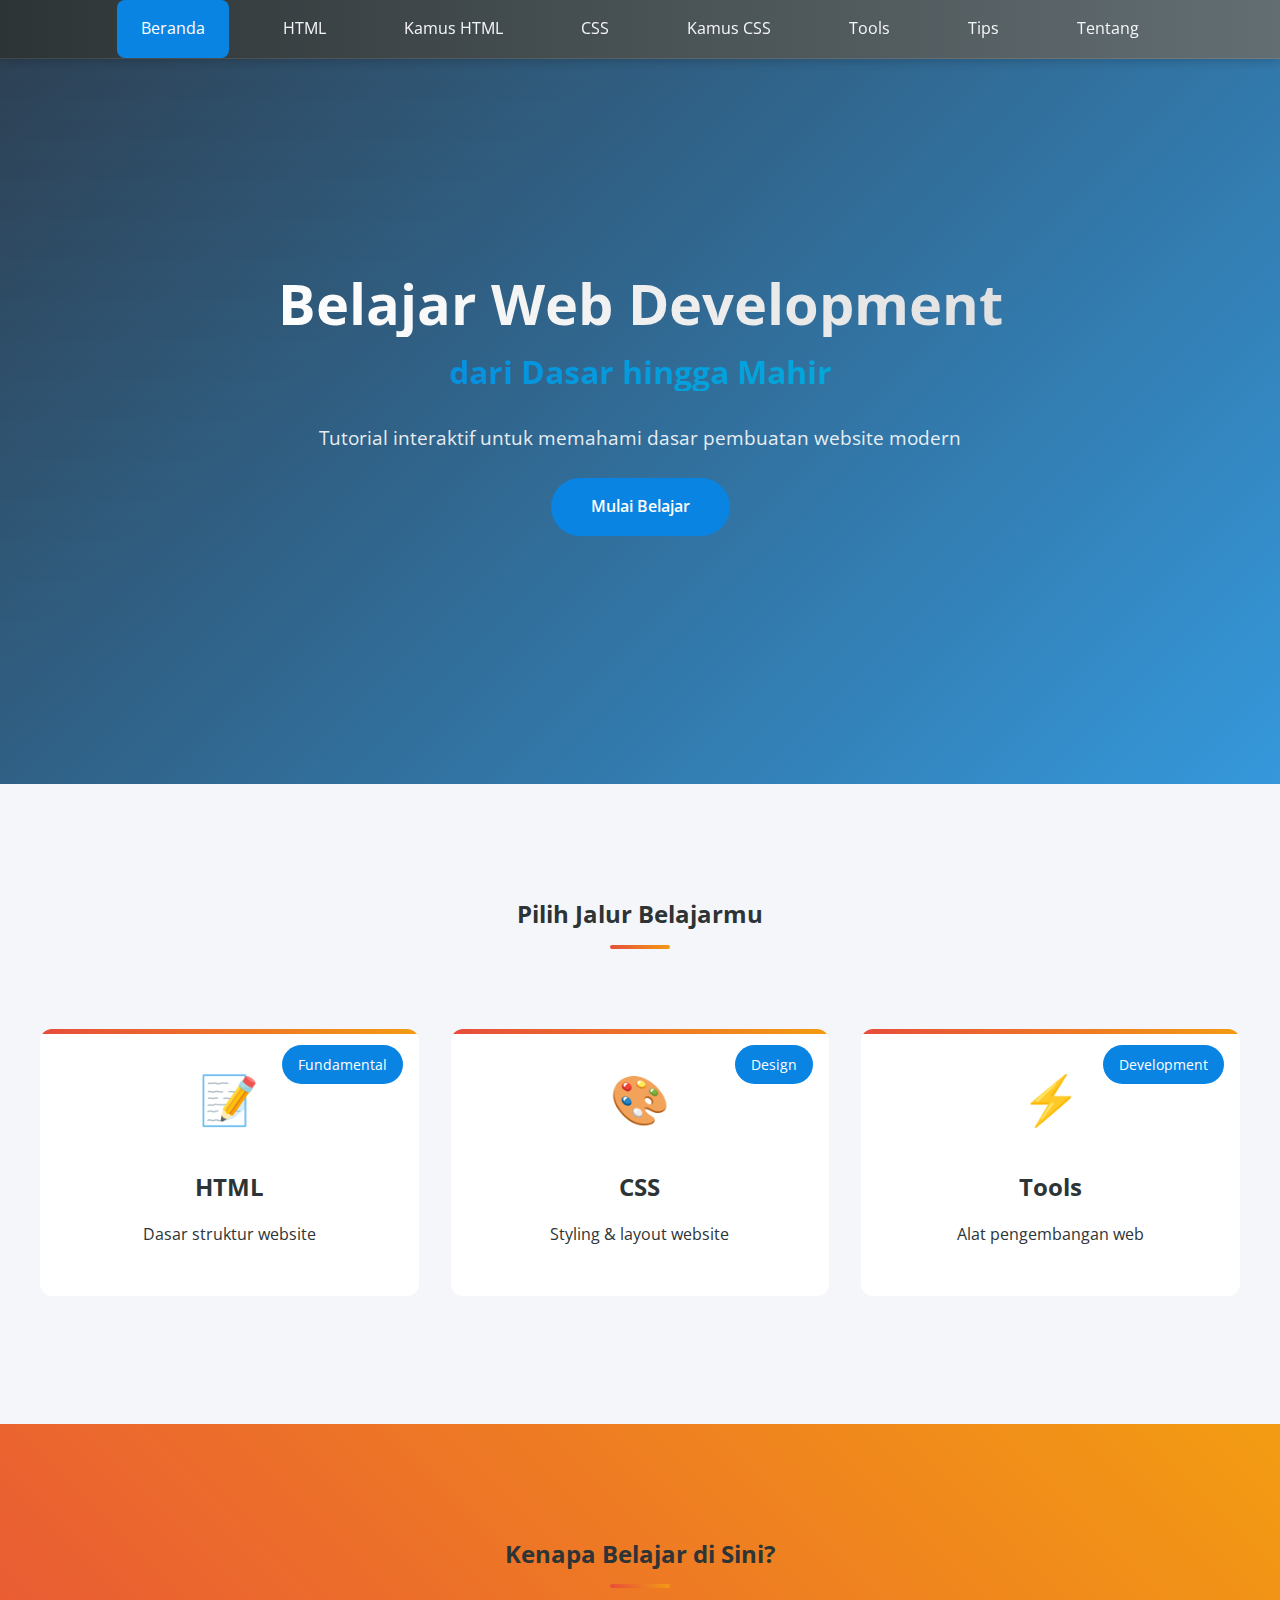
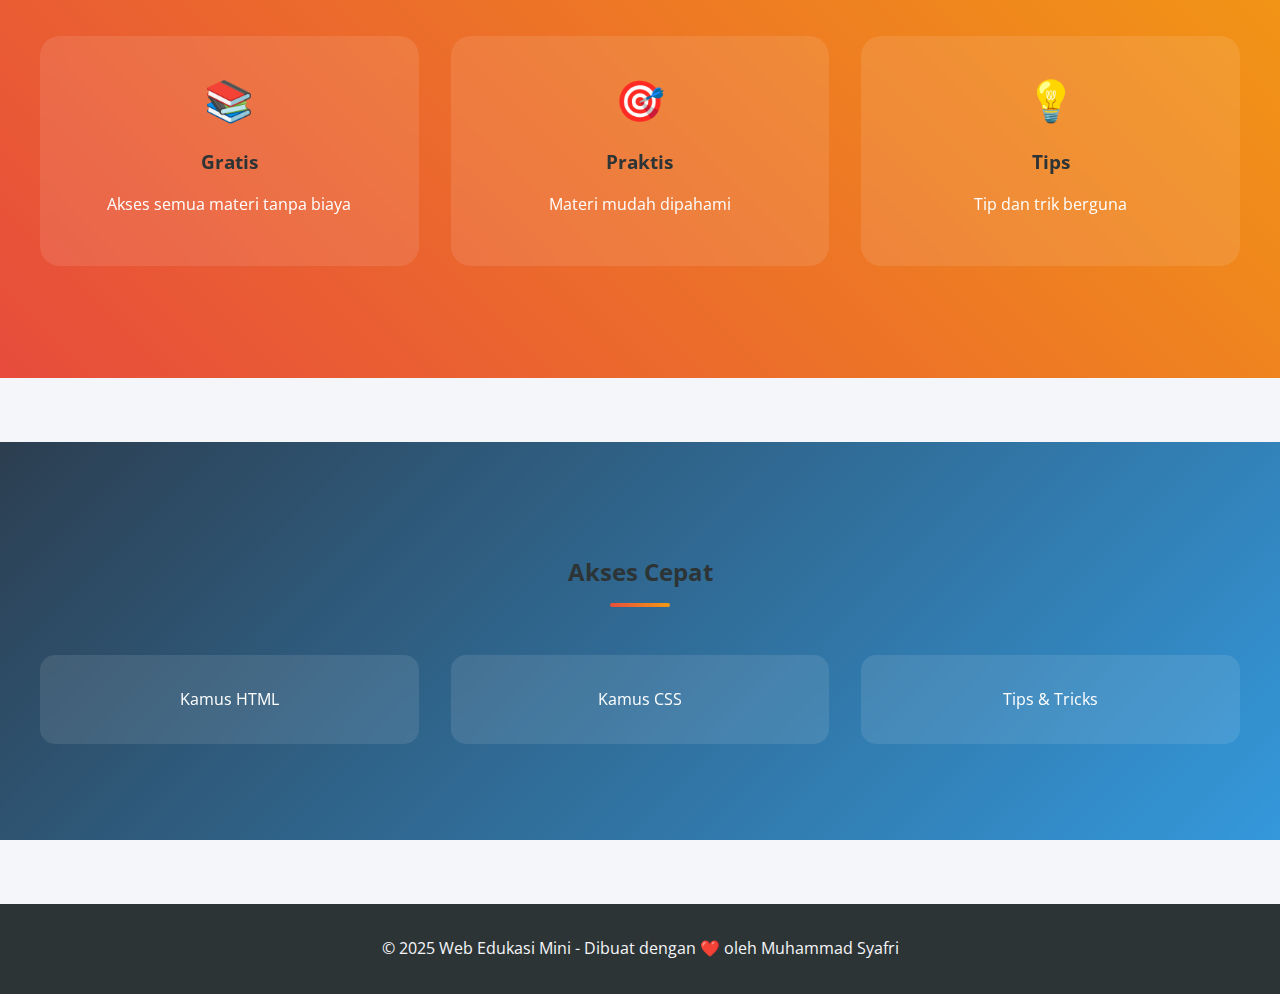
<file: index.html>
<!DOCTYPE html>
<html lang="id">

<head>
    <!-- Konfigurasi Dasar: Meta tags dan resources -->
    <meta charset="UTF-8">
    <meta name="viewport" content="width=device-width, initial-scale=1.0">
    <title>Web Development | Belajar Online</title>
    <link rel="stylesheet" href="style.css">
    <link href="https://fonts.googleapis.com/css2?family=Open+Sans:wght@400;600&display=swap" rel="stylesheet">
</head>

<body>
    <!-- Menu Navigasi: Daftar halaman yang tersedia -->
    <nav class="navbar">
        <div class="menu">
            <a href="index.html" class="active">Beranda</a>
            <a href="html.html">HTML</a>
            <a href="kamus.html">Kamus HTML</a>
            <a href="css.html">CSS</a>
            <a href="kamus-css.html">Kamus CSS</a>
            <a href="tools.html">Tools</a>
            <a href="tips.html">Tips</a>
            <a href="about.html">Tentang</a>
        </div>
    </nav>

    <!-- Hero Section -->
    <section class="hero">
        <div class="hero-content">
            <h1>
                <span class="hero-title">Belajar Web Development</span>
                <span class="hero-subtitle gradient-text">dari Dasar hingga Mahir</span>
            </h1>
            <p class="hero-desc">Tutorial interaktif untuk memahami dasar pembuatan website modern</p>
            <div class="hero-buttons">
                <a href="html.html" class="btn-start pulse">Mulai Belajar</a>
            </div>
        </div>
    </section>

    <!-- Learning Paths -->
    <section id="learning-paths" class="learning-paths">
        <div class="container">
            <h2 class="section-title">Pilih Jalur Belajarmu</h2>
            <div class="path-cards">
                <a href="html.html" class="path-item hover-effect">
                    <div class="path-icon">📝</div>
                    <h2>HTML</h2>
                    <p>Dasar struktur website</p>
                    <span class="path-badge">Fundamental</span>
                </a>

                <a href="css.html" class="path-item hover-effect">
                    <div class="path-icon">🎨</div>
                    <h2>CSS</h2>
                    <p>Styling & layout website</p>
                    <span class="path-badge">Design</span>
                </a>

                <a href="tools.html" class="path-item hover-effect">
                    <div class="path-icon">⚡</div>
                    <h2>Tools</h2>
                    <p>Alat pengembangan web</p>
                    <span class="path-badge">Development</span>
                </a>
            </div>
        </div>
    </section>

    <!-- Features Section: Keunggulan platform -->
    <section class="features">
        <div class="container">
            <h2 class="section-title">Kenapa Belajar di Sini?</h2>
            <div class="feature-list">
                <div class="feature-item">
                    <span class="feature-icon">📚</span>
                    <h3>Gratis</h3>
                    <p>Akses semua materi tanpa biaya</p>
                </div>
                <div class="feature-item">
                    <span class="feature-icon">🎯</span>
                    <h3>Praktis</h3>
                    <p>Materi mudah dipahami</p>
                </div>
                <div class="feature-item">
                    <span class="feature-icon">💡</span>
                    <h3>Tips</h3>
                    <p>Tip dan trik berguna</p>
                </div>
            </div>
        </div>
    </section>

    <!-- Quick Links Section: Akses cepat ke materi -->
    <section class="quick-links">
        <div class="container">
            <h2 class="section-title">Akses Cepat</h2>
            <div class="quick-links-grid">
                <a href="kamus.html" class="quick-link-item">
                    <i class="fas fa-book"></i>
                    <span>Kamus HTML</span>
                </a>
                <a href="kamus-css.html" class="quick-link-item">
                    <i class="fas fa-palette"></i>
                    <span>Kamus CSS</span>
                </a>
                <a href="tips.html" class="quick-link-item">
                    <i class="fas fa-lightbulb"></i>
                    <span>Tips & Tricks</span>
                </a>
            </div>
        </div>
    </section>

    <!-- Footer: Informasi copyright -->
    <footer>
        &copy; 2025 Web Edukasi Mini - Dibuat dengan ❤️ oleh Muhammad Syafri
    </footer>
</body>

</html>
</file>
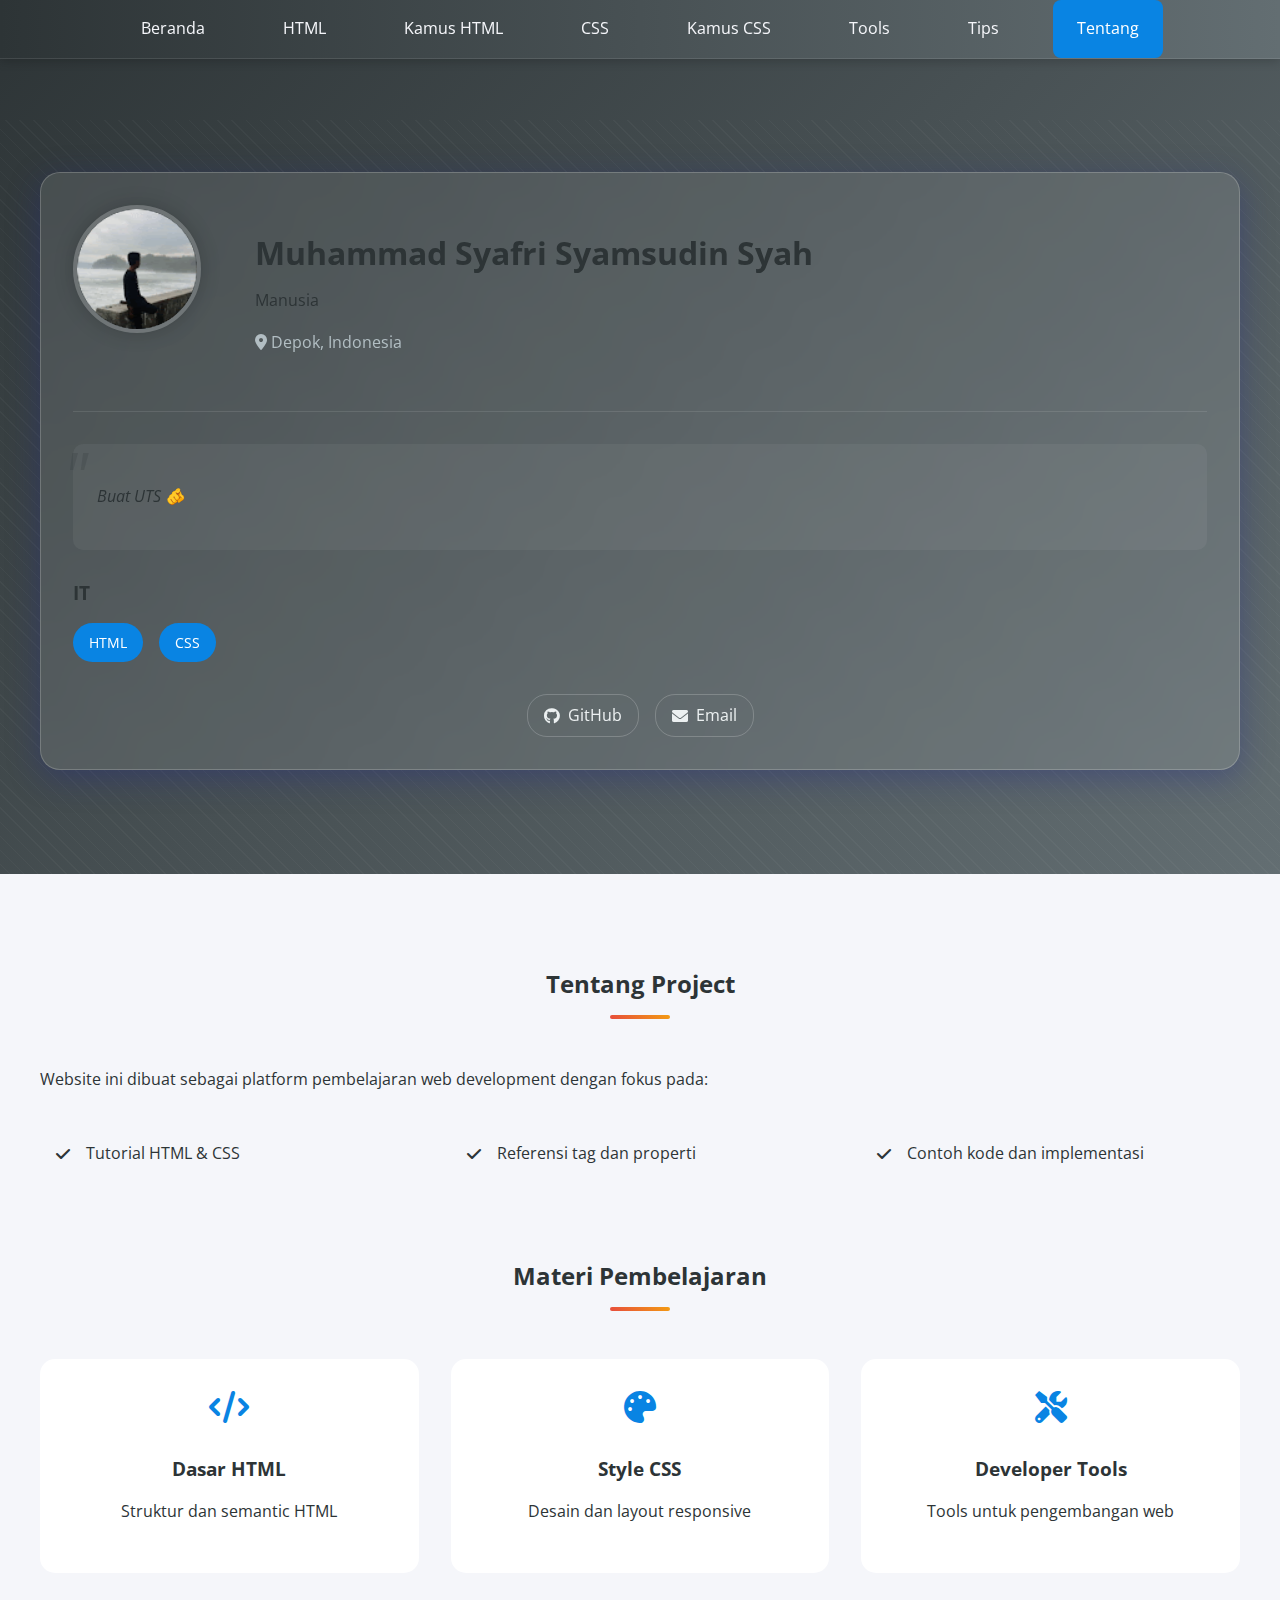
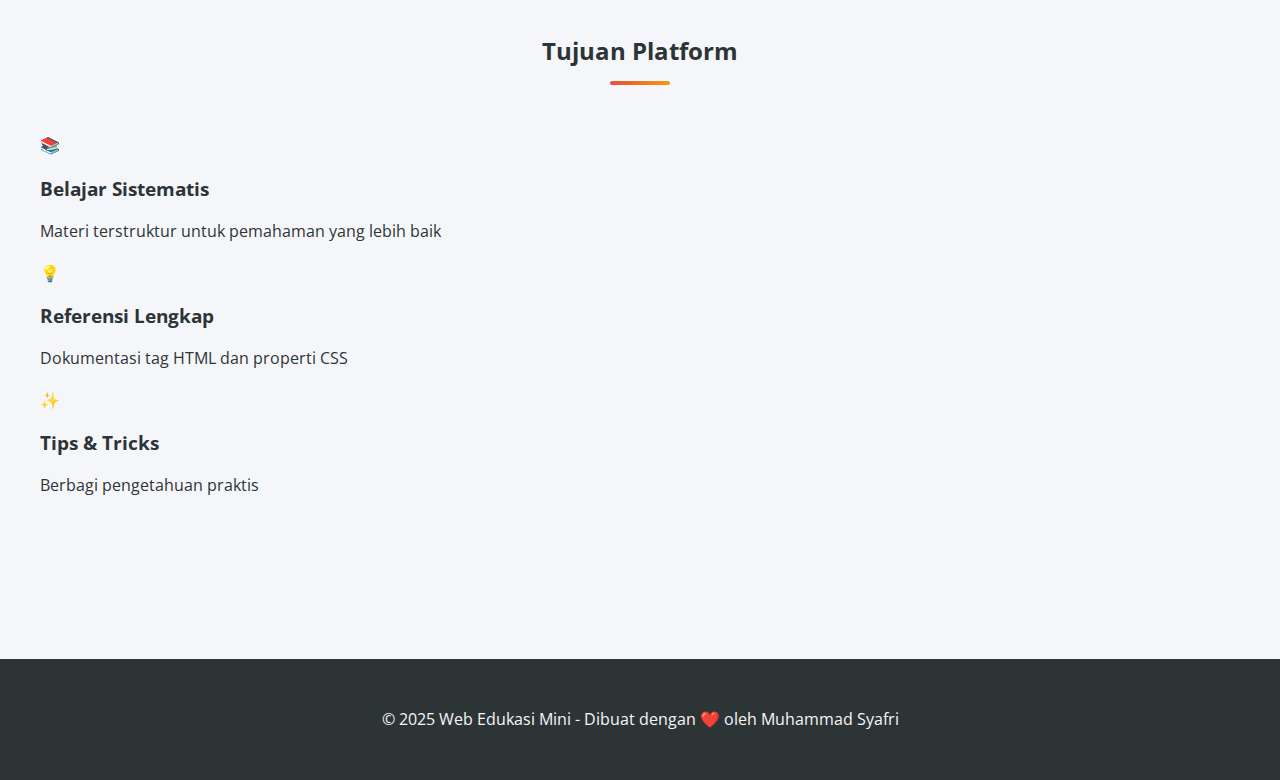
<file: about.html>
<!DOCTYPE html>
<html lang="id">
<head>
    <!-- Bagian Head: Metadata dan tautan file eksternal -->
    <meta charset="UTF-8">
    <meta name="viewport" content="width=device-width, initial-scale=1.0">
    <title>Tentang Saya | Web Edukasi</title>
    <link rel="stylesheet" href="style.css">
    <link href="https://fonts.googleapis.com/css2?family=Open+Sans:wght@400;500&display=swap" rel="stylesheet">
    <link rel="stylesheet" href="https://cdnjs.cloudflare.com/ajax/libs/font-awesome/6.0.0/css/all.min.css">
</head>
<body>
    <!-- Menu Navigasi -->
    <nav class="navbar">
        <div class="menu">
            <a href="index.html">Beranda</a>
            <a href="html.html">HTML</a>
            <a href="kamus.html">Kamus HTML</a>
            <a href="css.html">CSS</a>
            <a href="kamus-css.html">Kamus CSS</a>
            <a href="tools.html">Tools</a>
            <a href="tips.html">Tips</a>
            <a href="about.html" class="active">Tentang</a>
        </div>
    </nav>

    <!-- Profil Hero - Informasi utama profil -->
    <header class="about-hero modern">
        <div class="container">
            <div class="profile-card">
                <!-- Profil Header - Foto dan info dasar -->
                <div class="profile-header">
                    <div class="profile-img-wrapper">
                        <img src="frofil.gif" 
                             alt="Foto Muhammad Syafri"
                             class="profile-img">
                    </div>
                    <div class="profile-info">
                        <h1>Muhammad Syafri Syamsudin Syah</h1>
                        <p class="role">Manusia</p>
                        <p class="location"><i class="fas fa-map-marker-alt"></i> Depok, Indonesia</p>
                    </div>
                </div>
                
                <!-- Info Profil - Bio dan media sosial -->
                <div class="bio-section">
                    <div class="bio-quote">
                        <p>Buat UTS 🫵</p>
                    </div>
                    
                    <!-- Tech Stack -->
                    <div class="tech-stack">
                        <h3>IT</h3>
                        <div class="tech-tags">
                            <span class="tech-tag">HTML</span>
                            <span class="tech-tag">CSS</span>
                        </div>
                    </div>
                    
                    <!-- Social Links -->
                    <div class="profile-social modern">
                        <a href="https://github.com/UDIN-COY/" class="social-link github">
                            <i class="fab fa-github"></i> GitHub
                        </a>
                        <a href="mailto:safrisam.id09@gmail.com" class="social-link email">
                            <i class="fas fa-envelope"></i> Email
                        </a>
                    </div>
                </div>
            </div>
        </div>
    </header>

    <main class="container">
        <!-- Tentang Proyek -->
        <section class="about-section">
            <h2 class="section-title">Tentang Project</h2>
            <div class="about-content">
                <p>Website ini dibuat sebagai platform pembelajaran web development dengan fokus pada:</p>
                <ul class="feature-list">
                    <li><i class="fas fa-check"></i> Tutorial HTML & CSS</li>
                    <li><i class="fas fa-check"></i> Referensi tag dan properti</li>
                    <li><i class="fas fa-check"></i> Contoh kode dan implementasi</li>
                </ul>
            </div>
        </section>

        <!-- Materi Pembelajaran -->
        <section class="resources-section">
            <h2 class="section-title">Materi Pembelajaran</h2>
            <div class="resources-grid">
                <div class="resource-card">
                    <i class="fas fa-code"></i>
                    <h3>Dasar HTML</h3>
                    <p>Struktur dan semantic HTML</p>
                </div>
                <div class="resource-card">
                    <i class="fas fa-palette"></i>
                    <h3>Style CSS</h3>
                    <p>Desain dan layout responsive</p>
                </div>
                <div class="resource-card">
                    <i class="fas fa-tools"></i>
                    <h3>Developer Tools</h3>
                    <p>Tools untuk pengembangan web</p>
                </div>
            </div>
        </section>
        
        <!-- Tujuan Platform -->
        <section class="goals-section">
            <h2 class="section-title">Tujuan Platform</h2>
            <div class="goals-grid">
                <div class="goal-card">
                    <span class="goal-icon">📚</span>
                    <h3>Belajar Sistematis</h3>
                    <p>Materi terstruktur untuk pemahaman yang lebih baik</p>
                </div>
                <div class="goal-card">
                    <span class="goal-icon">💡</span>
                    <h3>Referensi Lengkap</h3>
                    <p>Dokumentasi tag HTML dan properti CSS</p>
                </div>
                <div class="goal-card">
                    <span class="goal-icon">✨</span>
                    <h3>Tips & Tricks</h3>
                    <p>Berbagi pengetahuan praktis</p>
                </div>
            </div>
        </section>
    </main>

    <!-- Footer - Copyright -->
    <footer>
        <p>&copy; 2025 Web Edukasi Mini - Dibuat dengan ❤️ oleh Muhammad Syafri</p>
    </footer>
</body>
</html>
</file>
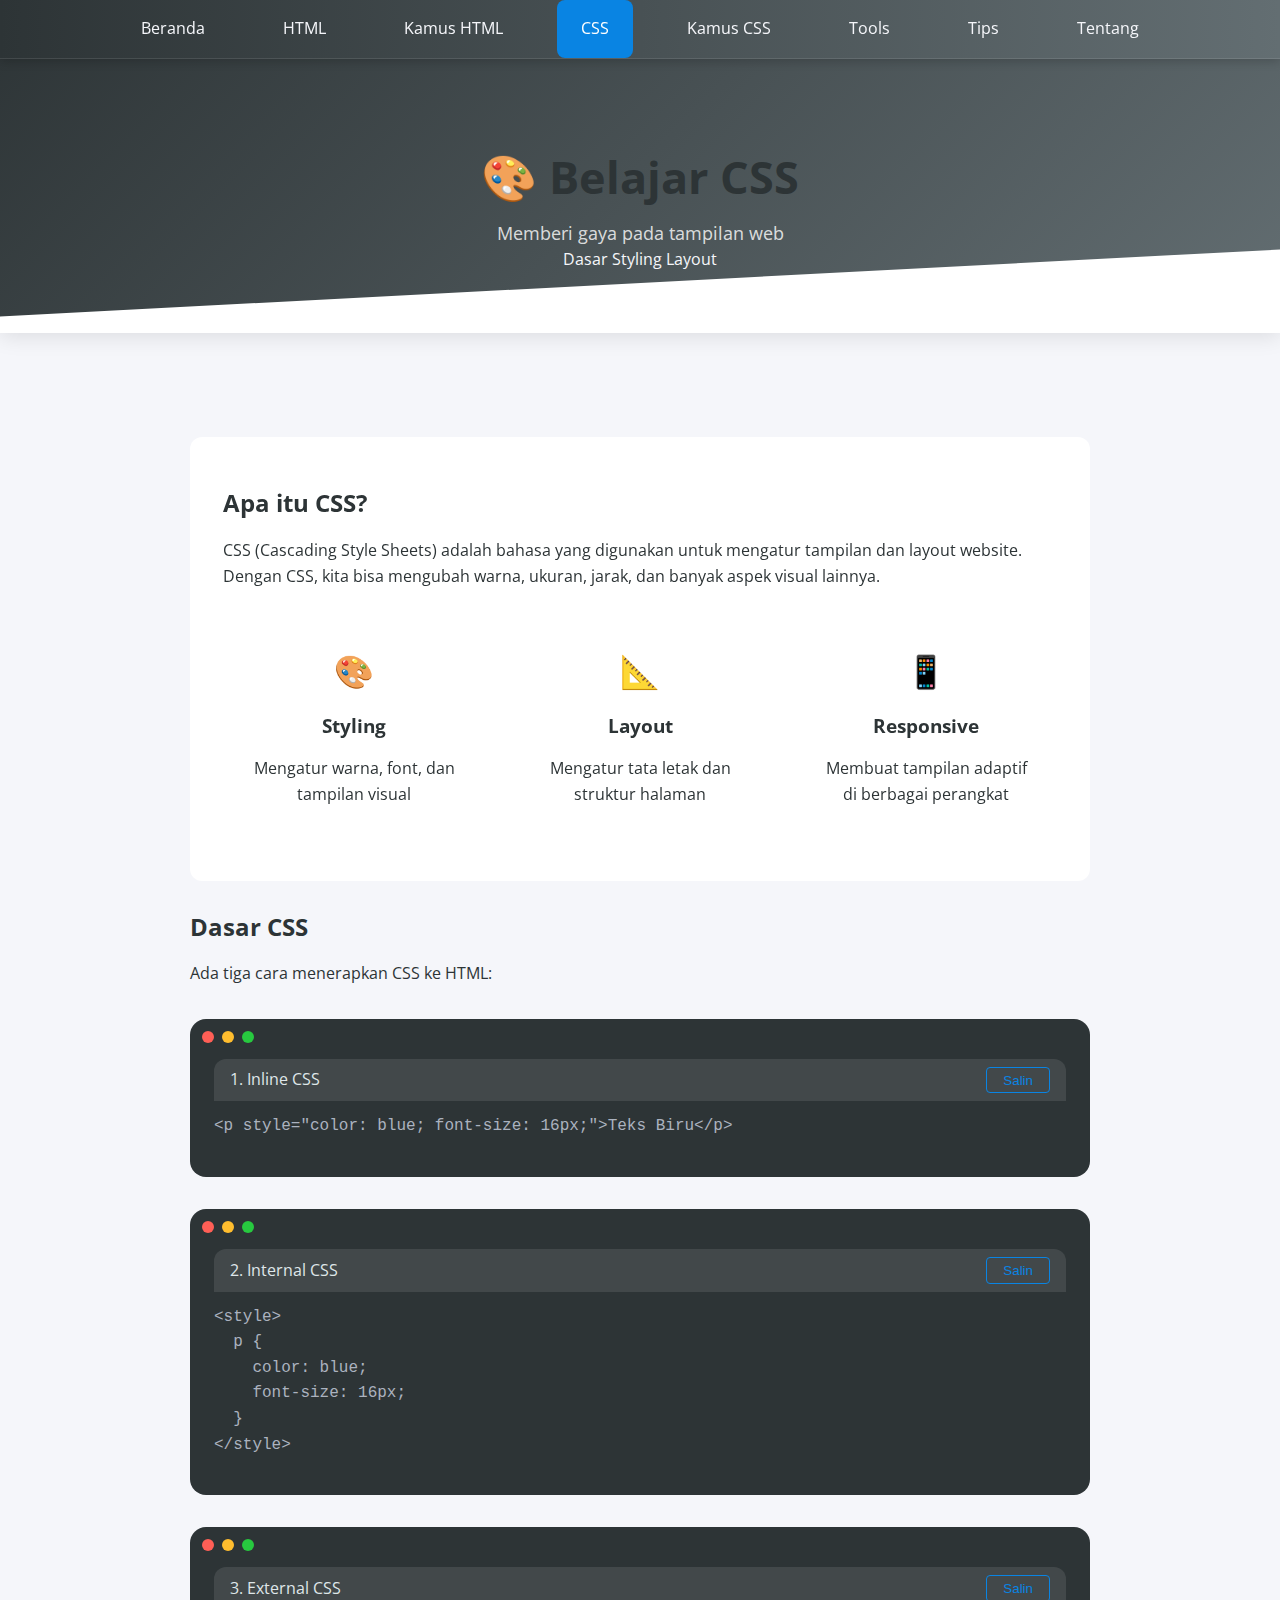
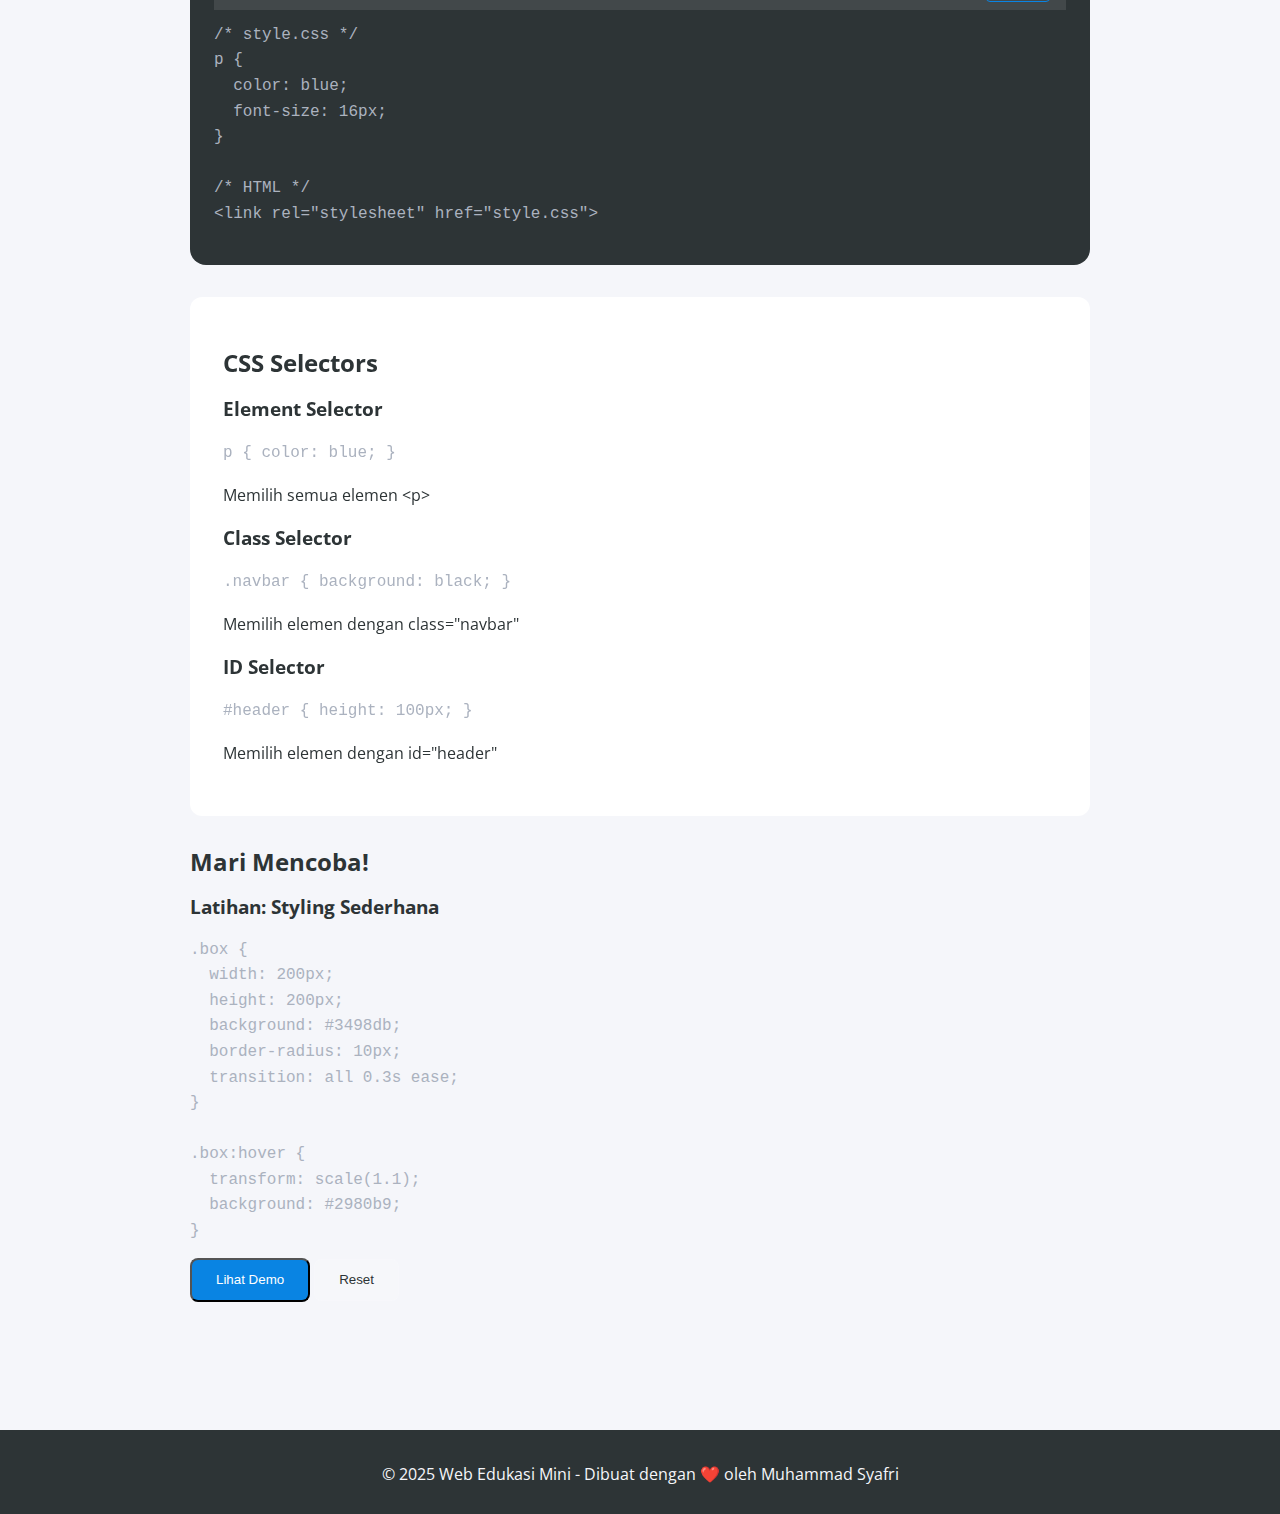
<file: css.html>
<!DOCTYPE html>
<html lang="id">

<head>
  <!-- 
    Bagian Head:
    Berisi metadata seperti charset, viewport, dan tautan ke file CSS.
    Digunakan untuk mengatur informasi dasar halaman web.
  -->
  <meta charset="UTF-8">
  <meta name="viewport" content="width=device-width, initial-scale=1.0">
  <title>Pengenalan CSS</title>
  <link rel="stylesheet" href="style.css">
  <link href="https://fonts.googleapis.com/css2?family=Open+Sans:wght@400;500&display=swap" rel="stylesheet">
</head>

<body>
  <!-- 
    Navigasi:
    Menampilkan menu navigasi untuk berpindah antar halaman.
  -->
  <nav class="navbar">
    <div class="menu">
      <a href="index.html">Beranda</a>
      <a href="html.html">HTML</a>
      <a href="kamus.html">Kamus HTML</a>
      <a href="css.html" class="active">CSS</a>
      <a href="kamus-css.html">Kamus CSS</a>
      <a href="tools.html">Tools</a>
      <a href="tips.html">Tips</a>
      <a href="about.html">Tentang</a>
    </div>
  </nav>

  <!-- 
    Bagian Header:
    Menampilkan judul halaman dan deskripsi singkat.
  -->
  <header class="revamp-header">
    <h1>🎨 Belajar CSS</h1>
    <p>Memberi gaya pada tampilan web</p>
    <div class="topic-badges">
      <span class="badge">Dasar</span>
      <span class="badge">Styling</span>
      <span class="badge">Layout</span>
    </div>
  </header>

  <main class="container">
    <div class="learning-section">
      <!-- 
        Pengenalan CSS:
        Penjelasan dasar tentang CSS.
      -->
      <section class="content-box">
        <h2>Apa itu CSS?</h2>
        <p class="intro-text">
          CSS (Cascading Style Sheets) adalah bahasa yang digunakan untuk mengatur tampilan dan layout website.
          Dengan CSS, kita bisa mengubah warna, ukuran, jarak, dan banyak aspek visual lainnya.
        </p>
        
        <div class="key-points">
          <div class="point-card">
            <span class="point-icon">🎨</span>
            <h3>Styling</h3>
            <p>Mengatur warna, font, dan tampilan visual</p>
          </div>
          <div class="point-card">
            <span class="point-icon">📐</span>
            <h3>Layout</h3>
            <p>Mengatur tata letak dan struktur halaman</p>
          </div>
          <div class="point-card">
            <span class="point-icon">📱</span>
            <h3>Responsive</h3>
            <p>Membuat tampilan adaptif di berbagai perangkat</p>
          </div>
        </div>
      </section>

      <!-- 
        Metode Penulisan CSS:
        Menjelaskan cara menerapkan CSS ke HTML.
      -->
      <section class="code-section">
        <h2>Dasar CSS</h2>
        <p>Ada tiga cara menerapkan CSS ke HTML:</p>

        <div class="code-examples">
          <!-- Inline CSS -->
          <div class="code-example">
            <div class="code-header">
              <span>1. Inline CSS</span>
              <button class="copy-btn">Salin</button>
            </div>
            <pre><code>&lt;p style="color: blue; font-size: 16px;"&gt;Teks Biru&lt;/p&gt;</code></pre>
          </div>

          <!-- Internal CSS -->
          <div class="code-example">
            <div class="code-header">
              <span>2. Internal CSS</span>
              <button class="copy-btn">Salin</button>
            </div>
            <pre><code>&lt;style&gt;
  p {
    color: blue;
    font-size: 16px;
  }
&lt;/style&gt;</code></pre>
          </div>

          <!-- External CSS -->
          <div class="code-example">
            <div class="code-header">
              <span>3. External CSS</span>
              <button class="copy-btn">Salin</button>
            </div>
            <pre><code>/* style.css */
p {
  color: blue;
  font-size: 16px;
}

/* HTML */
&lt;link rel="stylesheet" href="style.css"&gt;</code></pre>
          </div>
        </div>
      </section>

      <!-- 
        CSS Selectors:
        Menjelaskan cara memilih elemen untuk styling.
      -->
      <section class="content-box">
        <h2>CSS Selectors</h2>
        <div class="selector-grid">
          <div class="selector-card">
            <h3>Element Selector</h3>
            <code>p { color: blue; }</code>
            <p>Memilih semua elemen &lt;p&gt;</p>
          </div>
          <div class="selector-card">
            <h3>Class Selector</h3>
            <code>.navbar { background: black; }</code>
            <p>Memilih elemen dengan class="navbar"</p>
          </div>
          <div class="selector-card">
            <h3>ID Selector</h3>
            <code>#header { height: 100px; }</code>
            <p>Memilih elemen dengan id="header"</p>
          </div>
        </div>
      </section>

      <!-- 
        Area Praktik:
        Tempat mencoba kode CSS.
      -->
      <section class="practice-section">
        <h2>Mari Mencoba!</h2>
        <div class="practice-box">
          <h3>Latihan: Styling Sederhana</h3>
          <div class="playground">
            <div class="editor">
              <pre><code>.box {
  width: 200px;
  height: 200px;
  background: #3498db;
  border-radius: 10px;
  transition: all 0.3s ease;
}

.box:hover {
  transform: scale(1.1);
  background: #2980b9;
}</code></pre>
            </div>
            <div class="preview">
              <div class="box"></div>
            </div>
          </div>
          <div class="action-buttons">
            <button class="btn-primary">Lihat Demo</button>
            <button class="btn-secondary">Reset</button>
          </div>
        </div>
      </section>
    </div>
  </main>

  <!-- 
    Footer:
    Menampilkan informasi hak cipta.
  -->
  <footer>
    &copy; 2025 Web Edukasi Mini - Dibuat dengan ❤️ oleh Muhammad Syafri
  </footer>

  <!-- 
    Script:
    Menambahkan fitur salin kode.
  -->
  <script>
    // Copy button functionality
    document.querySelectorAll('.copy-btn').forEach(btn => {
      btn.addEventListener('click', () => {
        const code = btn.closest('.code-example').querySelector('code').textContent;
        navigator.clipboard.writeText(code);
        btn.textContent = 'Tersalin!';
        setTimeout(() => btn.textContent = 'Salin', 2000);
      });
    });
  </script>
</body>

</html>
</file>
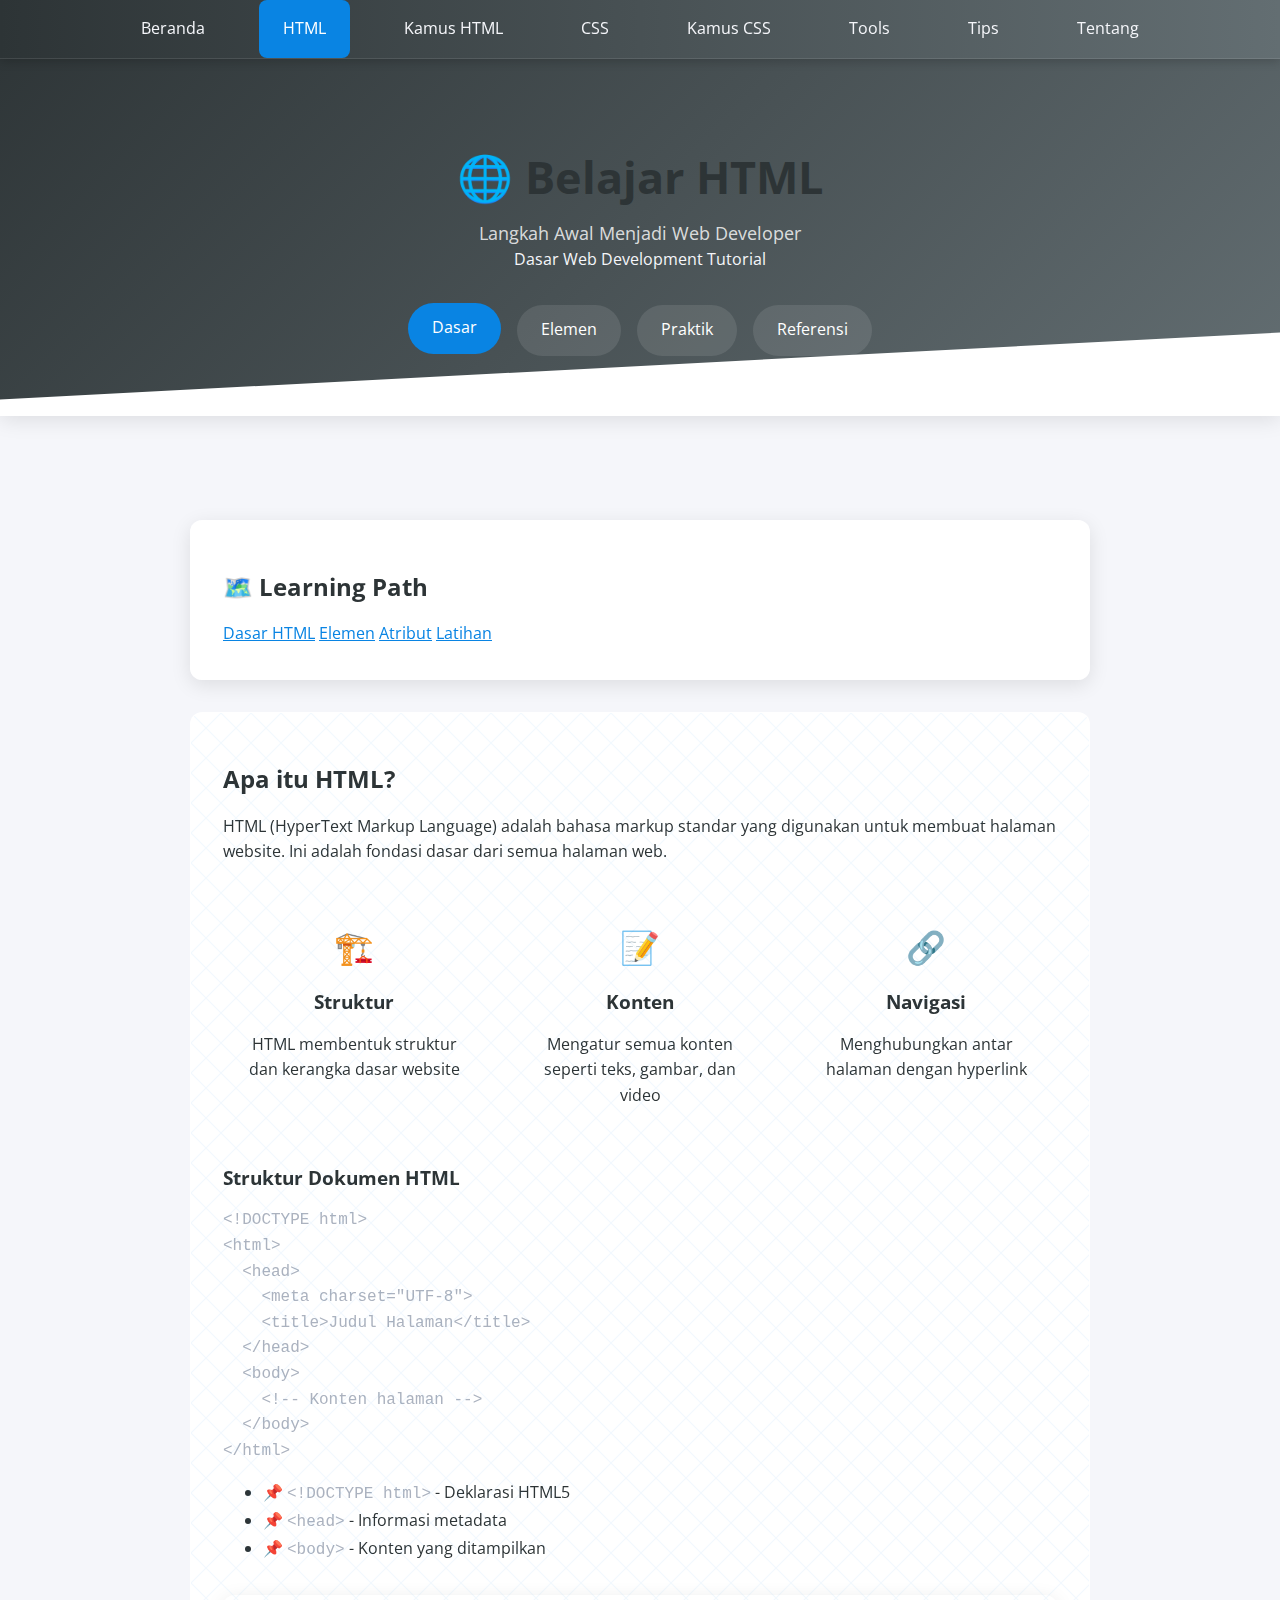
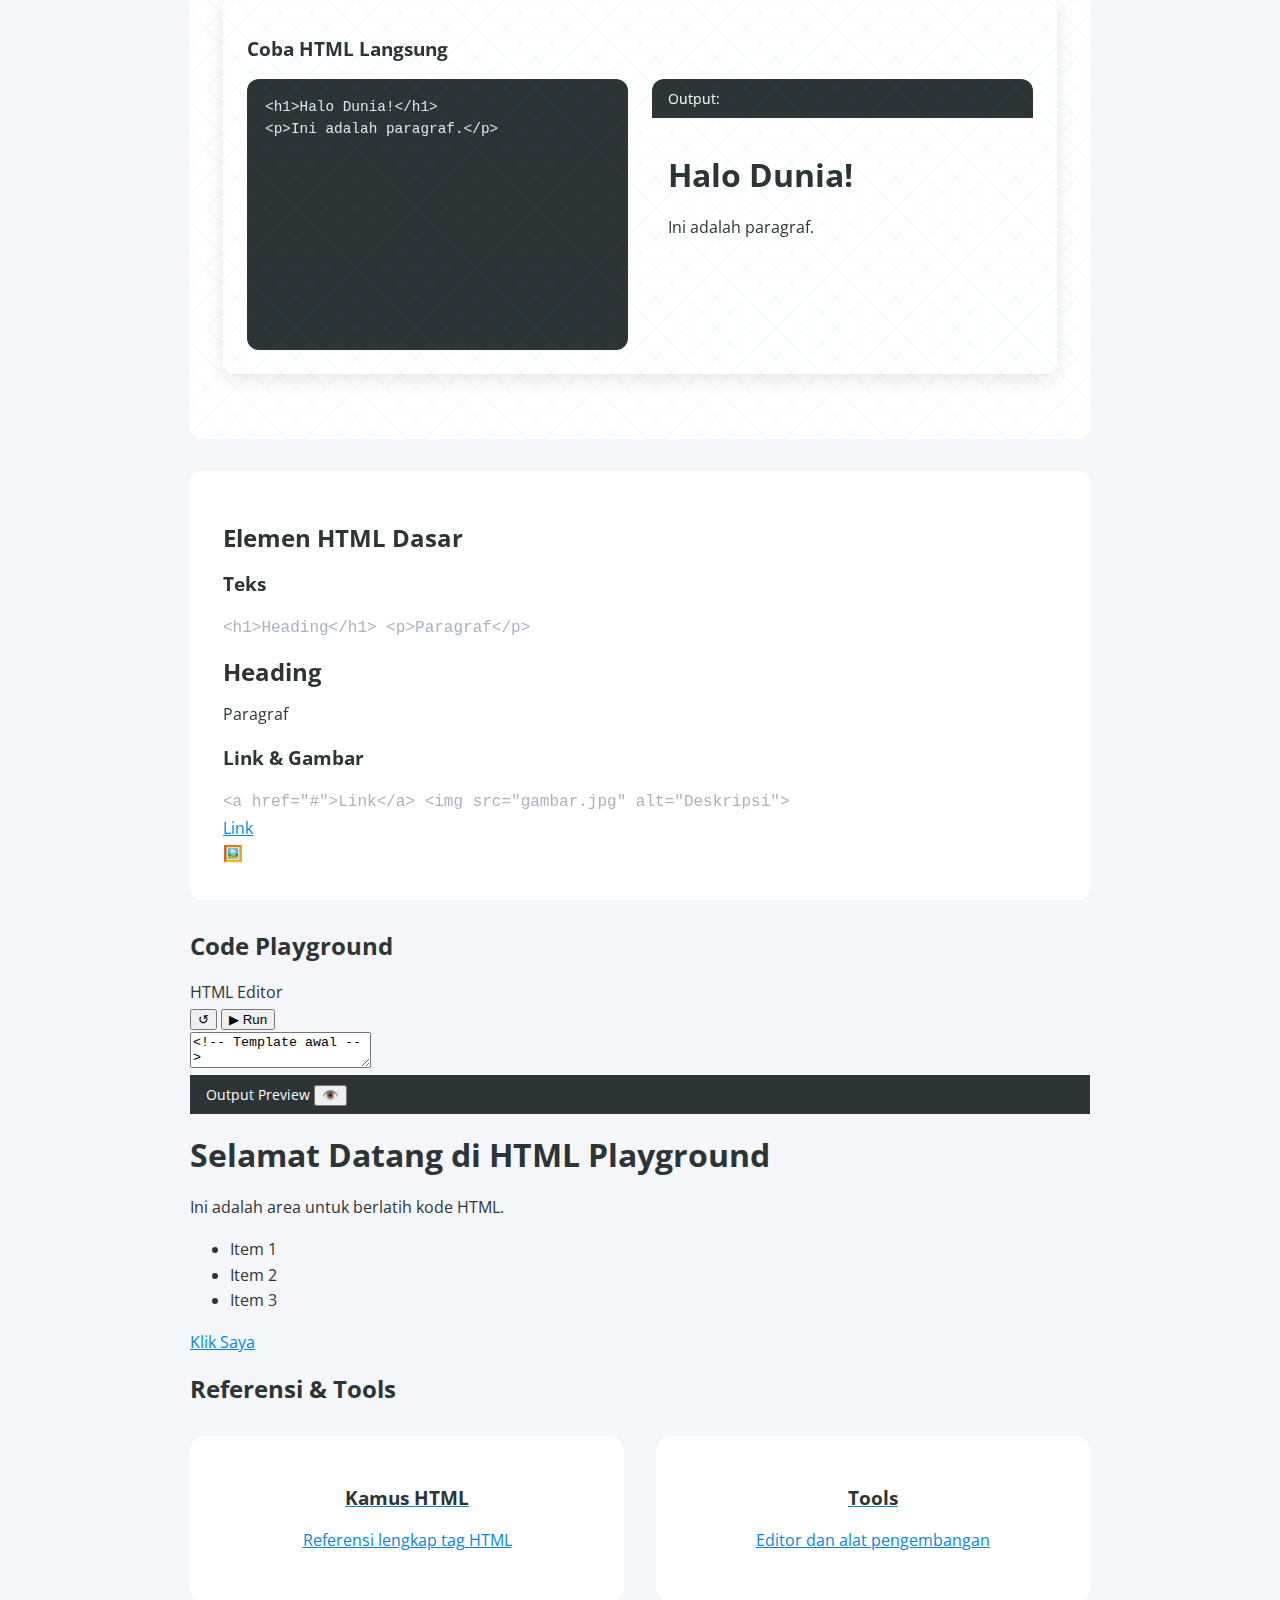
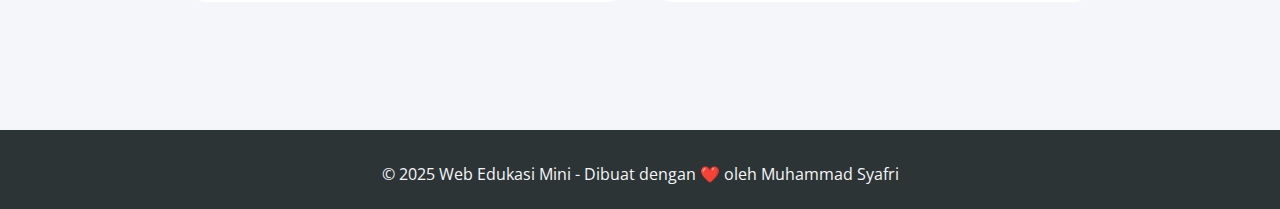
<file: html.html>
<!DOCTYPE html>
<html lang="id">
<head>
    <!-- Bagian Head: Konfigurasi metadata dan resources -->
    <meta charset="UTF-8">
    <meta name="viewport" content="width=device-width, initial-scale=1.0">
    <title>Belajar HTML</title>
    <link rel="stylesheet" href="style.css">
    <link href="https://fonts.googleapis.com/css2?family=Open+Sans:wght@400;500&display=swap" rel="stylesheet">
</head>
<body>
    <!-- Navigasi - Menu untuk berpindah antar halaman pembelajaran -->
    <nav class="navbar">
        <div class="menu">
            <a href="index.html">Beranda</a>
            <a href="html.html" class="active">HTML</a>
            <a href="kamus.html">Kamus HTML</a>
            <a href="css.html">CSS</a>
            <a href="kamus-css.html">Kamus CSS</a>
            <a href="tools.html">Tools</a>
            <a href="tips.html">Tips</a>
            <a href="about.html">Tentang</a>
        </div>
    </nav>

    <!-- Header Halaman - Pengenalan materi HTML -->
    <header class="revamp-header">
        <h1>🌐 Belajar HTML</h1>
        <p>Langkah Awal Menjadi Web Developer</p>
        <div class="topic-badges">
            <span class="badge">Dasar</span>
            <span class="badge">Web Development</span>
            <span class="badge">Tutorial</span>
        </div>
        <!-- Quick Navigation Pills -->
        <div class="page-navigation">
            <a href="#basics" class="nav-pill active">Dasar</a>
            <a href="#elements" class="nav-pill">Elemen</a>
            <a href="#practice" class="nav-pill">Praktik</a>
            <a href="#resources" class="nav-pill">Referensi</a>
        </div>
    </header>

    <main class="container">
        <div class="learning-section">
            <!-- Menu Navigasi Cepat - Akses langsung ke bagian tertentu -->
            <div class="quick-nav card">
                <h2>🗺️ Learning Path</h2>
                <div class="nav-pills">
                    <a href="#basics" class="pill active">Dasar HTML</a>
                    <a href="#elements" class="pill">Elemen</a>
                    <a href="#attributes" class="pill">Atribut</a>
                    <a href="#practice" class="pill">Latihan</a>
                </div>
            </div>

            <!-- Pengenalan HTML - Konsep dasar dan pengertian -->
            <section id="basics" class="content-box with-pattern">
                <h2>Apa itu HTML?</h2>
                <p class="intro-text">
                    HTML (HyperText Markup Language) adalah bahasa markup standar yang digunakan untuk membuat halaman website. 
                    Ini adalah fondasi dasar dari semua halaman web.
                </p>
                
                <div class="key-points">
                    <div class="point-card">
                        <span class="point-icon">🏗️</span>
                        <h3>Struktur</h3>
                        <p>HTML membentuk struktur dan kerangka dasar website</p>
                    </div>
                    <div class="point-card">
                        <span class="point-icon">📝</span>
                        <h3>Konten</h3>
                        <p>Mengatur semua konten seperti teks, gambar, dan video</p>
                    </div>
                    <div class="point-card">
                        <span class="point-icon">🔗</span>
                        <h3>Navigasi</h3>
                        <p>Menghubungkan antar halaman dengan hyperlink</p>
                    </div>
                </div>

                <!-- Diagram Struktur - Contoh struktur dokumen HTML -->
                <div class="structure-diagram">
                    <h3>Struktur Dokumen HTML</h3>
                    <div class="code-preview">
                        <pre><code>&lt;!DOCTYPE html&gt;
&lt;html&gt;
  &lt;head&gt;
    &lt;meta charset="UTF-8"&gt;
    &lt;title&gt;Judul Halaman&lt;/title&gt;
  &lt;/head&gt;
  &lt;body&gt;
    &lt;!-- Konten halaman --&gt;
  &lt;/body&gt;
&lt;/html&gt;</code></pre>
                        <div class="structure-notes">
                            <ul>
                                <li>📌 <code>&lt;!DOCTYPE html&gt;</code> - Deklarasi HTML5</li>
                                <li>📌 <code>&lt;head&gt;</code> - Informasi metadata</li>
                                <li>📌 <code>&lt;body&gt;</code> - Konten yang ditampilkan</li>
                            </ul>
                        </div>
                    </div>
                </div>

                <!-- Interactive Demo -->
                <div class="interactive-demo">
                    <h3>Coba HTML Langsung</h3>
                    <div class="demo-container">
                        <div class="demo-editor">
                            <textarea class="live-editor" spellcheck="false"><h1>Halo Dunia!</h1>
<p>Ini adalah paragraf.</p></textarea>
                        </div>
                        <div class="demo-preview">
                            <div class="preview-header">Output:</div>
                            <div class="preview-frame"></div>
                        </div>
                    </div>
                </div>
            </section>

            <!-- Elemen HTML - Penjelasan tag-tag dasar -->
            <section id="elements" class="content-box">
                <h2>Elemen HTML Dasar</h2>
                <div class="elements-grid">
                    <div class="element-card">
                        <h3>Teks</h3>
                        <div class="code-sample">
                            <code>&lt;h1&gt;Heading&lt;/h1&gt;
&lt;p&gt;Paragraf&lt;/p&gt;</code>
                            <div class="preview">
                                <h1 style="font-size: 1.5em">Heading</h1>
                                <p>Paragraf</p>
                            </div>
                        </div>
                    </div>
                    
                    <div class="element-card">
                        <h3>Link & Gambar</h3>
                        <div class="code-sample">
                            <code>&lt;a href="#"&gt;Link&lt;/a&gt;
&lt;img src="gambar.jpg" alt="Deskripsi"&gt;</code>
                            <div class="preview">
                                <a href="#" class="demo-link">Link</a>
                                <div class="demo-img">🖼️</div>
                            </div>
                        </div>
                    </div>
                </div>
            </section>

            <!-- Code Playground - Area praktik langsung HTML -->
            <section id="practice" class="practice-section">
                <h2>Code Playground</h2>
                <div class="playground-container">
                    <div class="code-editor">
                        <div class="editor-header">
                            <span>HTML Editor</span>
                            <div class="editor-controls">
                                <button class="reset-btn" title="Reset Code">↺</button>
                                <button class="run-btn" title="Run Code">▶ Run</button>
                            </div>
                        </div>
                        <textarea class="editor-textarea" spellcheck="false"><!-- Template awal -->
<h1>Selamat Datang di HTML Playground</h1>
<p>Ini adalah area untuk berlatih kode HTML.</p>
<ul>
    <li>Item 1</li>
    <li>Item 2</li>
    <li>Item 3</li>
</ul>
<a href="#">Klik Saya</a></textarea>
                    </div>
                    <div class="preview-pane">
                        <div class="preview-header">
                            <span>Output Preview</span>
                            <button class="toggle-preview" title="Toggle Preview">👁️</button>
                        </div>
                        <div class="preview-content"></div>
                    </div>
                </div>
            </section>

            <!-- Referensi Tambahan - Sumber belajar lanjutan -->
            <section id="resources" class="resources-box">
                <h2>Referensi & Tools</h2>
                <div class="resources-grid">
                    <a href="kamus.html" class="resource-card">
                        <i class="fas fa-book"></i>
                        <h3>Kamus HTML</h3>
                        <p>Referensi lengkap tag HTML</p>
                    </a>
                    <a href="tools.html" class="resource-card">
                        <i class="fas fa-tools"></i>
                        <h3>Tools</h3>
                        <p>Editor dan alat pengembangan</p>
                    </a>
                </div>
            </section>
        </div>
    </main>

    <!-- Footer - Informasi hak cipta -->
    <footer>
        &copy; 2025 Web Edukasi Mini - Dibuat dengan ❤️ oleh Muhammad Syafri
    </footer>

    <!-- Script Interaktif - Fungsi untuk Code Playground -->
    <script>
        // Fungsionalitas Code Playground - Memperbarui preview saat kode dijalankan
        const editor = document.querySelector('.editor-textarea');
        const preview = document.querySelector('.preview-content');
        const runBtn = document.querySelector('.run-btn');
        const resetBtn = document.querySelector('.reset-btn');
        const togglePreview = document.querySelector('.toggle-preview');
        
        // Simpan kode template awal
        const defaultCode = editor.value;

        // Update preview saat kode dijalankan
        function updatePreview() {
            preview.innerHTML = editor.value;
        }

        // Reset kode ke template awal
        function resetCode() {
            editor.value = defaultCode;
            updatePreview();
        }

        // Toggle preview pane
        function togglePreviewPane() {
            const previewPane = document.querySelector('.preview-pane');
            previewPane.classList.toggle('hidden');
            togglePreview.textContent = previewPane.classList.contains('hidden') ? '👁️‍🗨️' : '👁️';
        }

        // Event listeners
        runBtn.addEventListener('click', updatePreview);
        resetBtn.addEventListener('click', resetCode);
        togglePreview.addEventListener('click', togglePreviewPane);
        
        // Auto-update saat mengetik (opsional)
        editor.addEventListener('input', () => {
            if (document.querySelector('#auto-update').checked) {
                updatePreview();
            }
        });

        // Initial render
        updatePreview();

        // Live Preview Functionality
        const liveEditor = document.querySelector('.live-editor');
        const previewFrame = document.querySelector('.preview-frame');

        function updateLivePreview() {
            previewFrame.innerHTML = liveEditor.value;
        }

        liveEditor.addEventListener('input', updateLivePreview);
        updateLivePreview();

        // Smooth Scroll for Navigation Pills
        document.querySelectorAll('.nav-pill').forEach(pill => {
            pill.addEventListener('click', function(e) {
                e.preventDefault();
                const target = document.querySelector(this.getAttribute('href'));
                target.scrollIntoView({ behavior: 'smooth' });
            });
        });
    </script>
</body>
</html>
</file>
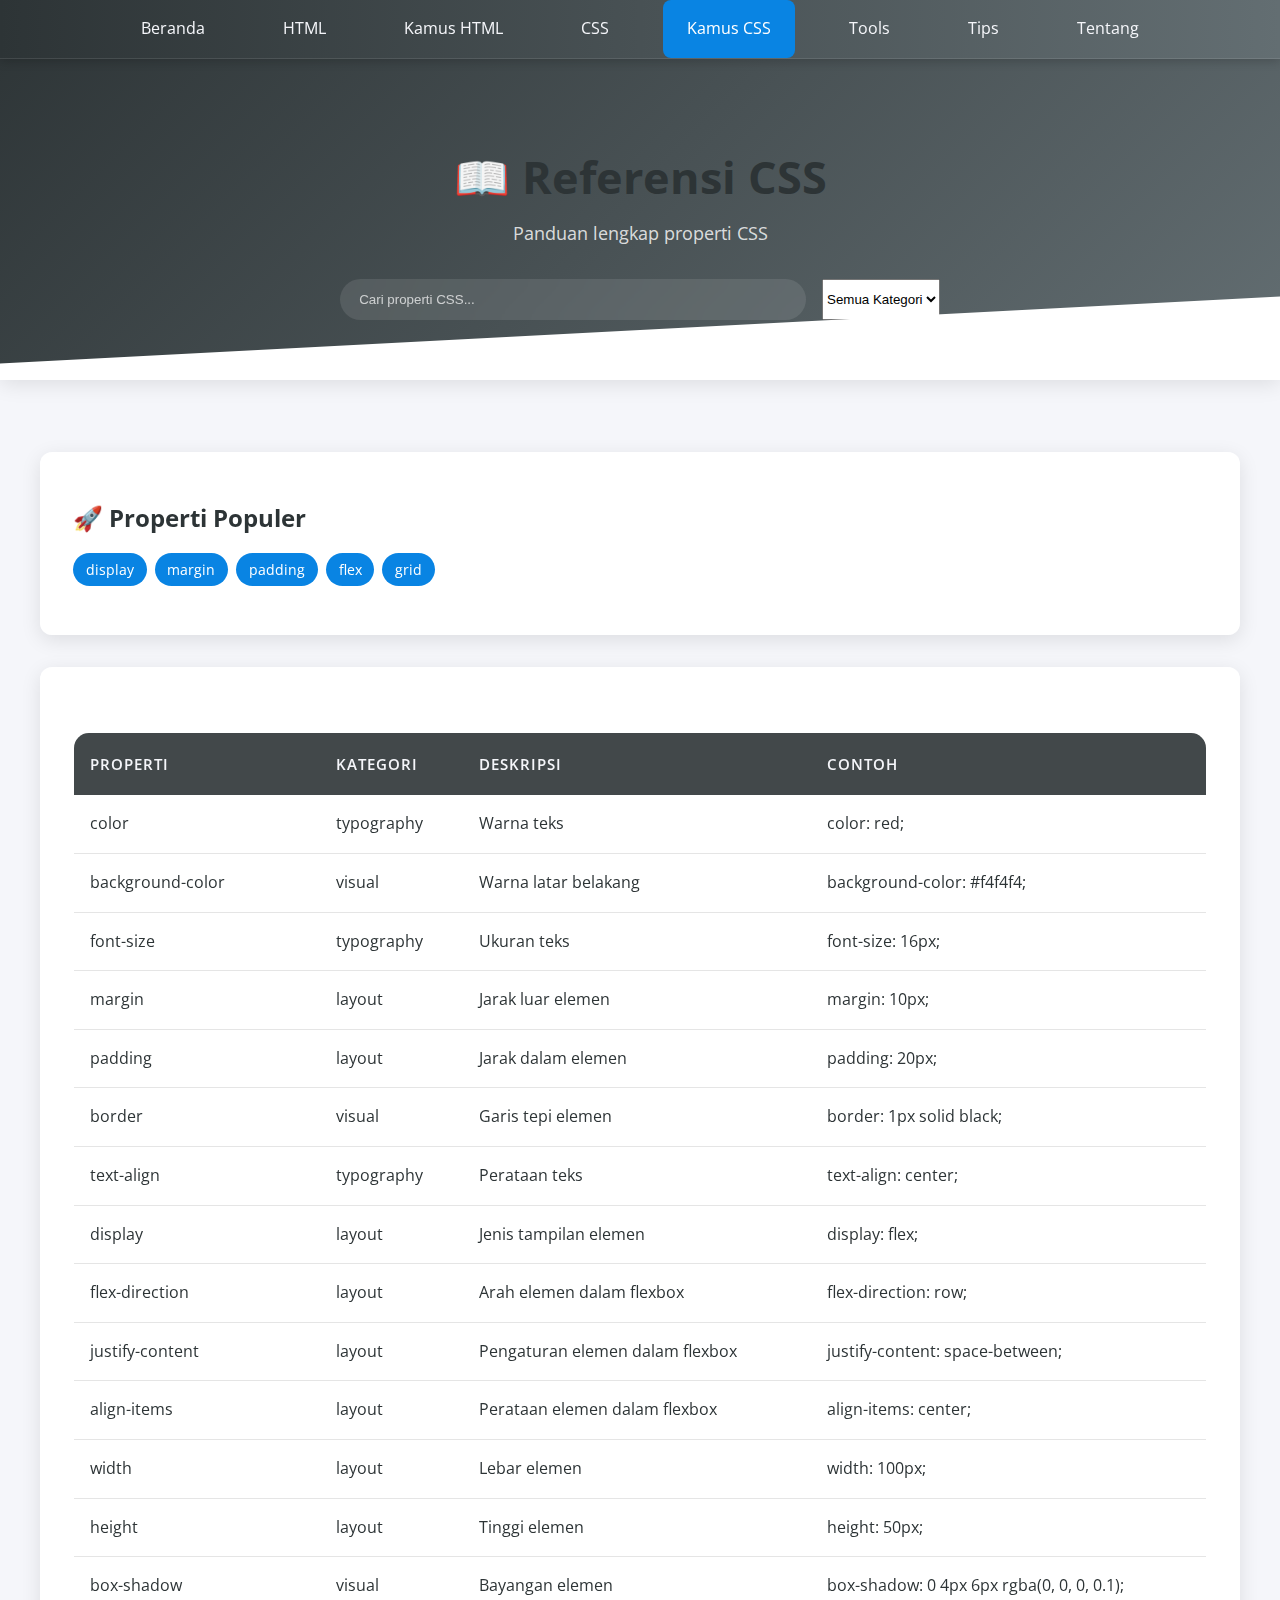
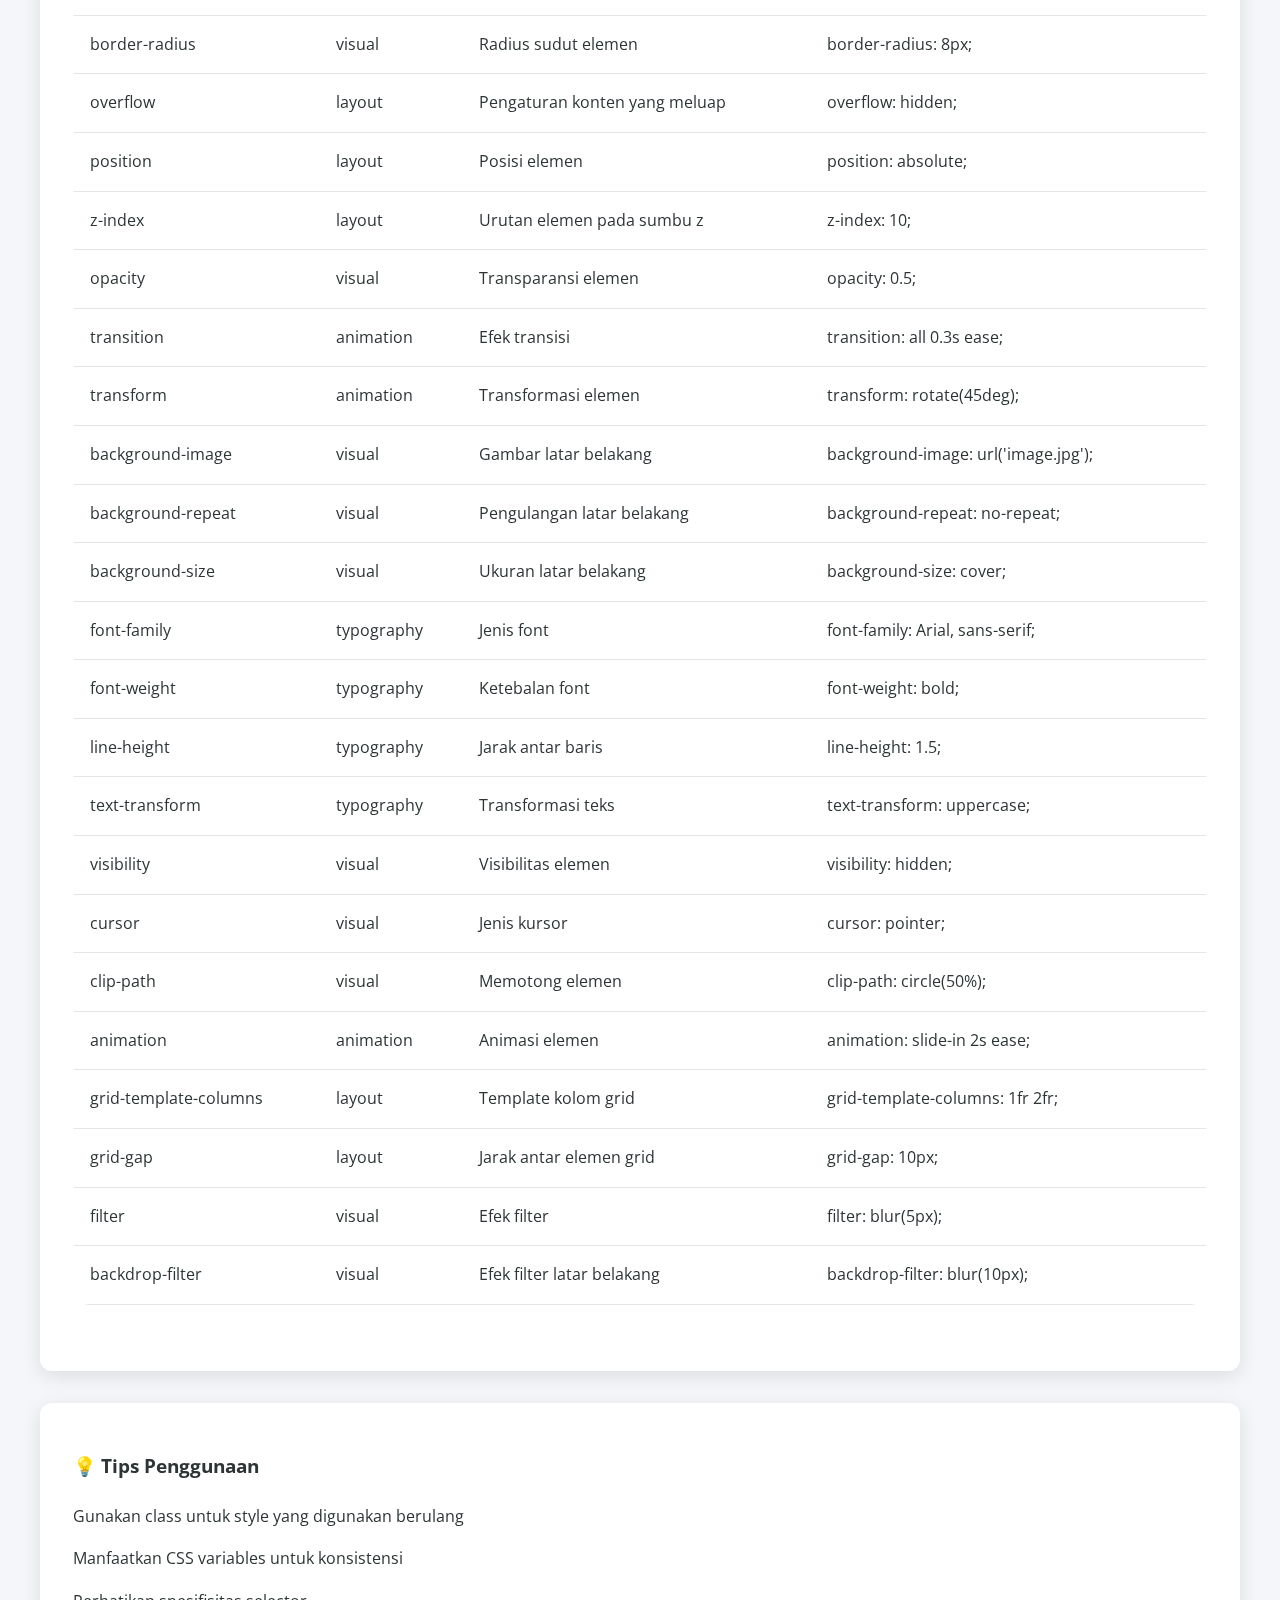
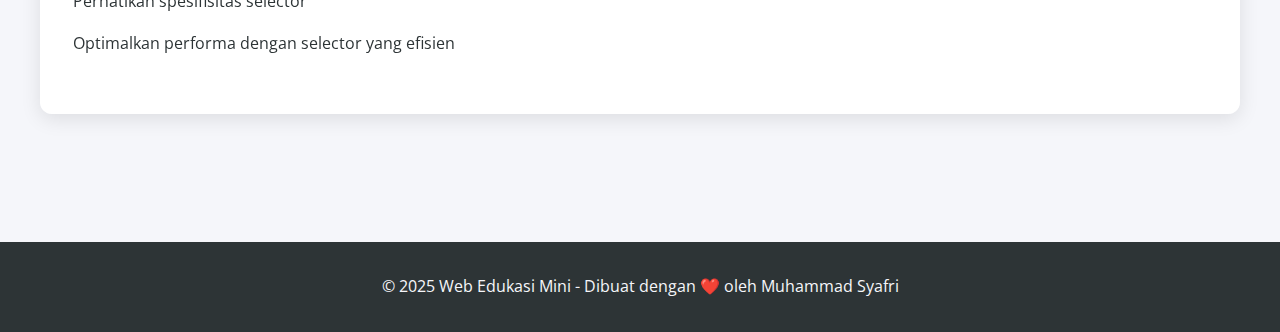
<file: kamus-css.html>
<!DOCTYPE html>
<html lang="id">

<head>
  <!-- Konfigurasi Awal - Pengaturan dasar halaman -->
  <meta charset="UTF-8">
  <meta name="viewport" content="width=device-width, initial-scale=1.0">
  <title>Kamus CSS | Web Development</title>
  <link rel="stylesheet" href="style.css">
  <link href="https://fonts.googleapis.com/css2?family=Open+Sans:wght@400;500&display=swap" rel="stylesheet">
</head>

<body>
  <!-- Menu Navigasi - Akses ke halaman lain -->
  <nav class="navbar">
    <div class="menu">
      <a href="index.html">Beranda</a>
      <a href="html.html">HTML</a>
      <a href="kamus.html">Kamus HTML</a>
      <a href="css.html">CSS</a>
      <a href="kamus-css.html" class="active">Kamus CSS</a>
      <a href="tools.html">Tools</a>
      <a href="tips.html">Tips</a>
      <a href="about.html">Tentang</a>
    </div>
  </nav>

  <!-- Header Kamus - Judul dan pencarian -->
  <header class="revamp-header">
    <h1>📖 Referensi CSS</h1>
    <p>Panduan lengkap properti CSS</p>
    <!-- Search Bar - Pencarian properti CSS -->
    <div class="search-bar">
      <input type="search" id="propertySearch" placeholder="Cari properti CSS..." class="search-input">
      <select id="categoryFilter" class="filter-select">
        <option value="all">Semua Kategori</option>
        <option value="layout">Layout</option>
        <option value="typography">Typography</option>
        <option value="visual">Visual</option>
        <option value="animation">Animation</option>
      </select>
    </div>
  </header>

  <main class="container">
    <!-- Referensi Cepat - Properti yang sering digunakan -->
    <div class="reference-wrapper">
      <div class="quick-ref card">
        <h2>🚀 Properti Populer</h2>
        <div class="tag-chips">
          <span class="tag">display</span>
          <span class="tag">margin</span>
          <span class="tag">padding</span>
          <span class="tag">flex</span>
          <span class="tag">grid</span>
        </div>
      </div>

      <!-- Tabel Referensi - Daftar lengkap properti CSS -->
      <section class="reference-section card">
        <div class="table-container">
          <table class="reference-table">
            <thead>
              <tr>
                <th>Properti</th>
                <th>Kategori</th>
                <th>Deskripsi</th>
                <th>Contoh</th>
              </tr>
            </thead>
            <tbody>
              <tr>
                <td>color</td>
                <td>typography</td>
                <td>Warna teks</td>
                <td>color: red;</td>
              </tr>
              <tr>
                <td>background-color</td>
                <td>visual</td>
                <td>Warna latar belakang</td>
                <td>background-color: #f4f4f4;</td>
              </tr>
              <tr>
                <td>font-size</td>
                <td>typography</td>
                <td>Ukuran teks</td>
                <td>font-size: 16px;</td>
              </tr>
              <tr>
                <td>margin</td>
                <td>layout</td>
                <td>Jarak luar elemen</td>
                <td>margin: 10px;</td>
              </tr>
              <tr>
                <td>padding</td>
                <td>layout</td>
                <td>Jarak dalam elemen</td>
                <td>padding: 20px;</td>
              </tr>
              <tr>
                <td>border</td>
                <td>visual</td>
                <td>Garis tepi elemen</td>
                <td>border: 1px solid black;</td>
              </tr>
              <tr>
                <td>text-align</td>
                <td>typography</td>
                <td>Perataan teks</td>
                <td>text-align: center;</td>
              </tr>
              <tr>
                <td>display</td>
                <td>layout</td>
                <td>Jenis tampilan elemen</td>
                <td>display: flex;</td>
              </tr>
              <tr>
                <td>flex-direction</td>
                <td>layout</td>
                <td>Arah elemen dalam flexbox</td>
                <td>flex-direction: row;</td>
              </tr>
              <tr>
                <td>justify-content</td>
                <td>layout</td>
                <td>Pengaturan elemen dalam flexbox</td>
                <td>justify-content: space-between;</td>
              </tr>
              <tr>
                <td>align-items</td>
                <td>layout</td>
                <td>Perataan elemen dalam flexbox</td>
                <td>align-items: center;</td>
              </tr>
              <tr>
                <td>width</td>
                <td>layout</td>
                <td>Lebar elemen</td>
                <td>width: 100px;</td>
              </tr>
              <tr>
                <td>height</td>
                <td>layout</td>
                <td>Tinggi elemen</td>
                <td>height: 50px;</td>
              </tr>
              <tr>
                <td>box-shadow</td>
                <td>visual</td>
                <td>Bayangan elemen</td>
                <td>box-shadow: 0 4px 6px rgba(0, 0, 0, 0.1);</td>
              </tr>
              <tr>
                <td>border-radius</td>
                <td>visual</td>
                <td>Radius sudut elemen</td>
                <td>border-radius: 8px;</td>
              </tr>
              <tr>
                <td>overflow</td>
                <td>layout</td>
                <td>Pengaturan konten yang meluap</td>
                <td>overflow: hidden;</td>
              </tr>
              <tr>
                <td>position</td>
                <td>layout</td>
                <td>Posisi elemen</td>
                <td>position: absolute;</td>
              </tr>
              <tr>
                <td>z-index</td>
                <td>layout</td>
                <td>Urutan elemen pada sumbu z</td>
                <td>z-index: 10;</td>
              </tr>
              <tr>
                <td>opacity</td>
                <td>visual</td>
                <td>Transparansi elemen</td>
                <td>opacity: 0.5;</td>
              </tr>
              <tr>
                <td>transition</td>
                <td>animation</td>
                <td>Efek transisi</td>
                <td>transition: all 0.3s ease;</td>
              </tr>
              <tr>
                <td>transform</td>
                <td>animation</td>
                <td>Transformasi elemen</td>
                <td>transform: rotate(45deg);</td>
              </tr>
              <tr>
                <td>background-image</td>
                <td>visual</td>
                <td>Gambar latar belakang</td>
                <td>background-image: url('image.jpg');</td>
              </tr>
              <tr>
                <td>background-repeat</td>
                <td>visual</td>
                <td>Pengulangan latar belakang</td>
                <td>background-repeat: no-repeat;</td>
              </tr>
              <tr>
                <td>background-size</td>
                <td>visual</td>
                <td>Ukuran latar belakang</td>
                <td>background-size: cover;</td>
              </tr>
              <tr>
                <td>font-family</td>
                <td>typography</td>
                <td>Jenis font</td>
                <td>font-family: Arial, sans-serif;</td>
              </tr>
              <tr>
                <td>font-weight</td>
                <td>typography</td>
                <td>Ketebalan font</td>
                <td>font-weight: bold;</td>
              </tr>
              <tr>
                <td>line-height</td>
                <td>typography</td>
                <td>Jarak antar baris</td>
                <td>line-height: 1.5;</td>
              </tr>
              <tr>
                <td>text-transform</td>
                <td>typography</td>
                <td>Transformasi teks</td>
                <td>text-transform: uppercase;</td>
              </tr>
              <tr>
                <td>visibility</td>
                <td>visual</td>
                <td>Visibilitas elemen</td>
                <td>visibility: hidden;</td>
              </tr>
              <tr>
                <td>cursor</td>
                <td>visual</td>
                <td>Jenis kursor</td>
                <td>cursor: pointer;</td>
              </tr>
              <tr>
                <td>clip-path</td>
                <td>visual</td>
                <td>Memotong elemen</td>
                <td>clip-path: circle(50%);</td>
              </tr>
              <tr>
                <td>animation</td>
                <td>animation</td>
                <td>Animasi elemen</td>
                <td>animation: slide-in 2s ease;</td>
              </tr>
              <tr>
                <td>grid-template-columns</td>
                <td>layout</td>
                <td>Template kolom grid</td>
                <td>grid-template-columns: 1fr 2fr;</td>
              </tr>
              <tr>
                <td>grid-gap</td>
                <td>layout</td>
                <td>Jarak antar elemen grid</td>
                <td>grid-gap: 10px;</td>
              </tr>
              <tr>
                <td>filter</td>
                <td>visual</td>
                <td>Efek filter</td>
                <td>filter: blur(5px);</td>
              </tr>
              <tr>
                <td>backdrop-filter</td>
                <td>visual</td>
                <td>Efek filter latar belakang</td>
                <td>backdrop-filter: blur(10px);</td>
              </tr>
            </tbody>
          </table>
        </div>
      </section>

      <!-- Tips Box - Panduan penggunaan CSS -->
      <div class="tips-box card">
        <h3>💡 Tips Penggunaan</h3>
        <ul class="tips-list">
          <li>Gunakan class untuk style yang digunakan berulang</li>
          <li>Manfaatkan CSS variables untuk konsistensi</li>
          <li>Perhatikan spesifisitas selector</li>
          <li>Optimalkan performa dengan selector yang efisien</li>
        </ul>
      </div>
    </div>
  </main>

  <!-- Footer - Informasi hak cipta -->
  <footer>
    &copy; 2025 Web Edukasi Mini - Dibuat dengan ❤️ oleh Muhammad Syafri
  </footer>

  <script>
    // Search functionality
    document.getElementById('propertySearch').addEventListener('input', function(e) {
      const searchTerm = e.target.value.toLowerCase();
      const rows = document.querySelectorAll('.reference-table tbody tr');

      rows.forEach(row => {
        const text = row.textContent.toLowerCase();
        row.style.display = text.includes(searchTerm) ? '' : 'none';
      });
    });

    // Category filter
    document.getElementById('categoryFilter').addEventListener('change', function(e) {
      const category = e.target.value;
      const rows = document.querySelectorAll('.reference-table tbody tr');

      rows.forEach(row => {
        if (category === 'all' || row.querySelector('td:nth-child(2)').textContent.toLowerCase() === category) {
          row.style.display = '';
        } else {
          row.style.display = 'none';
        }
      });
    });
  </script>
</body>

</html>
</file>
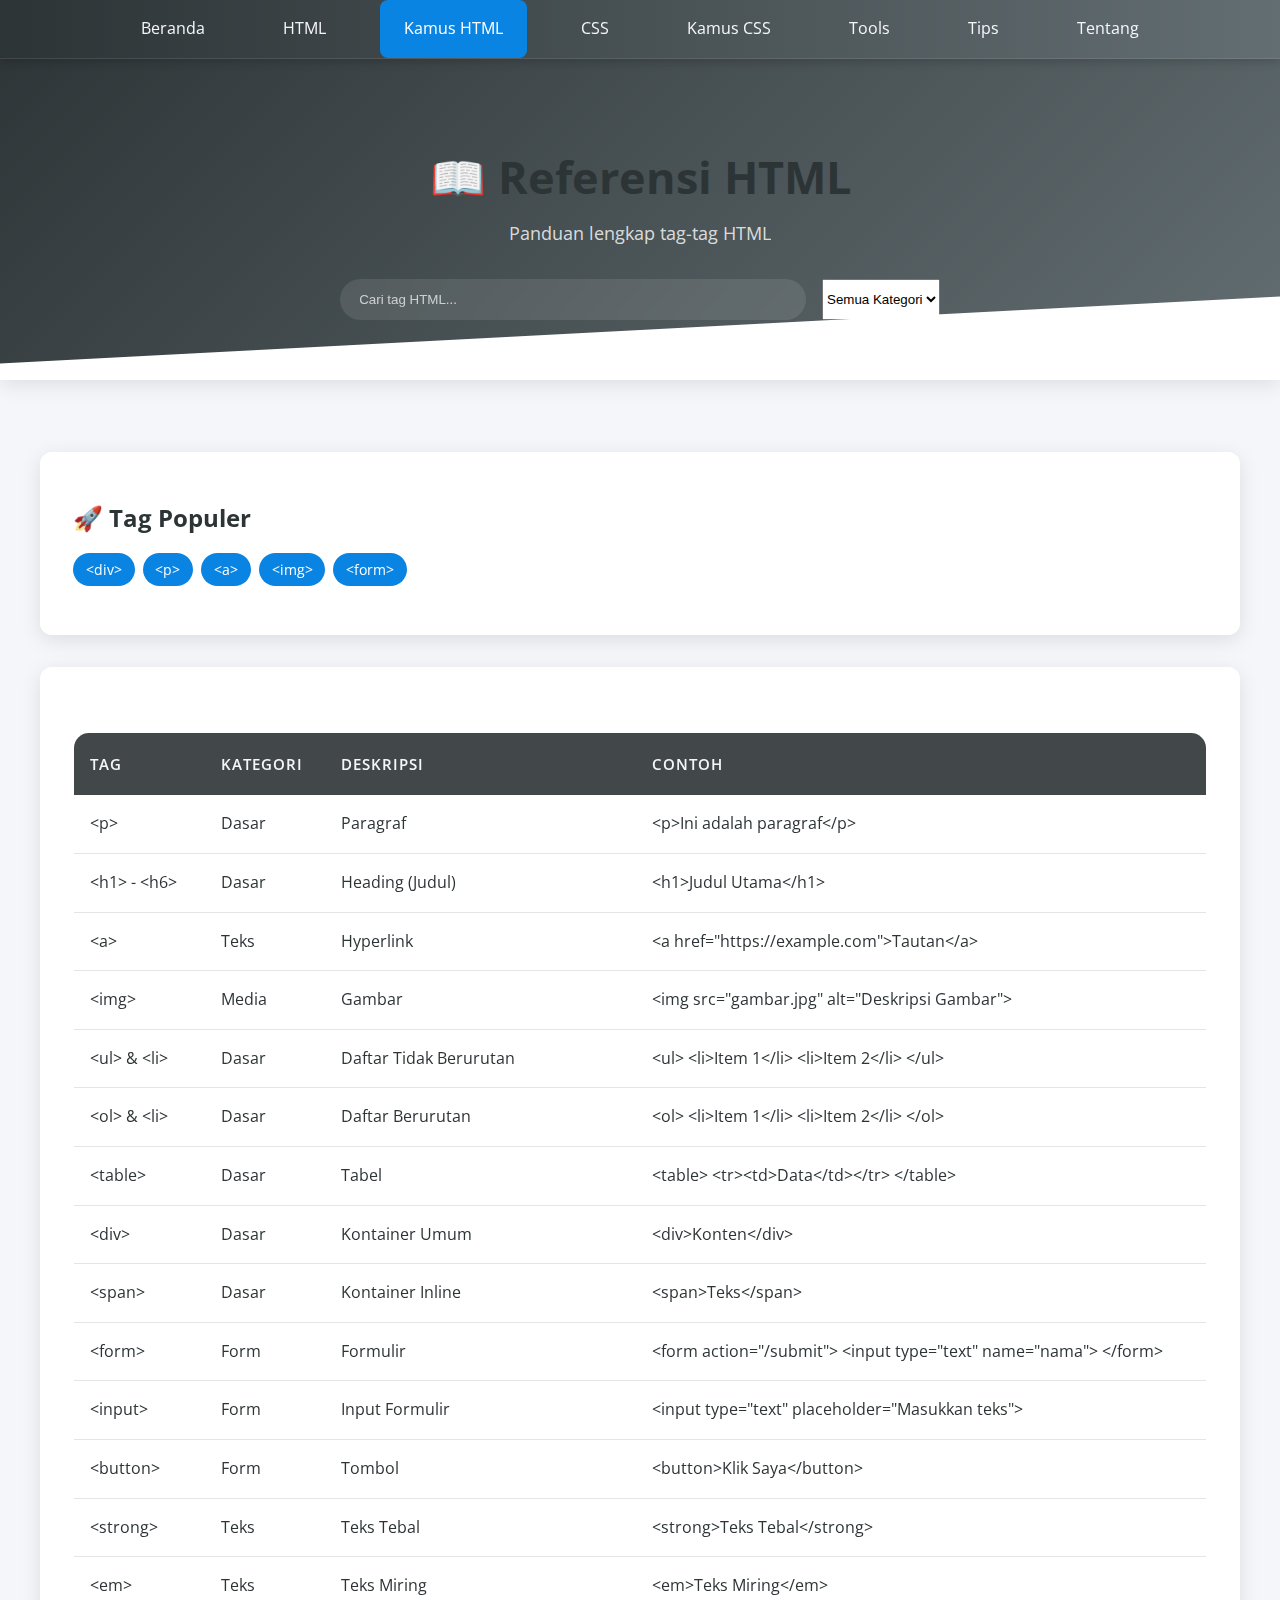
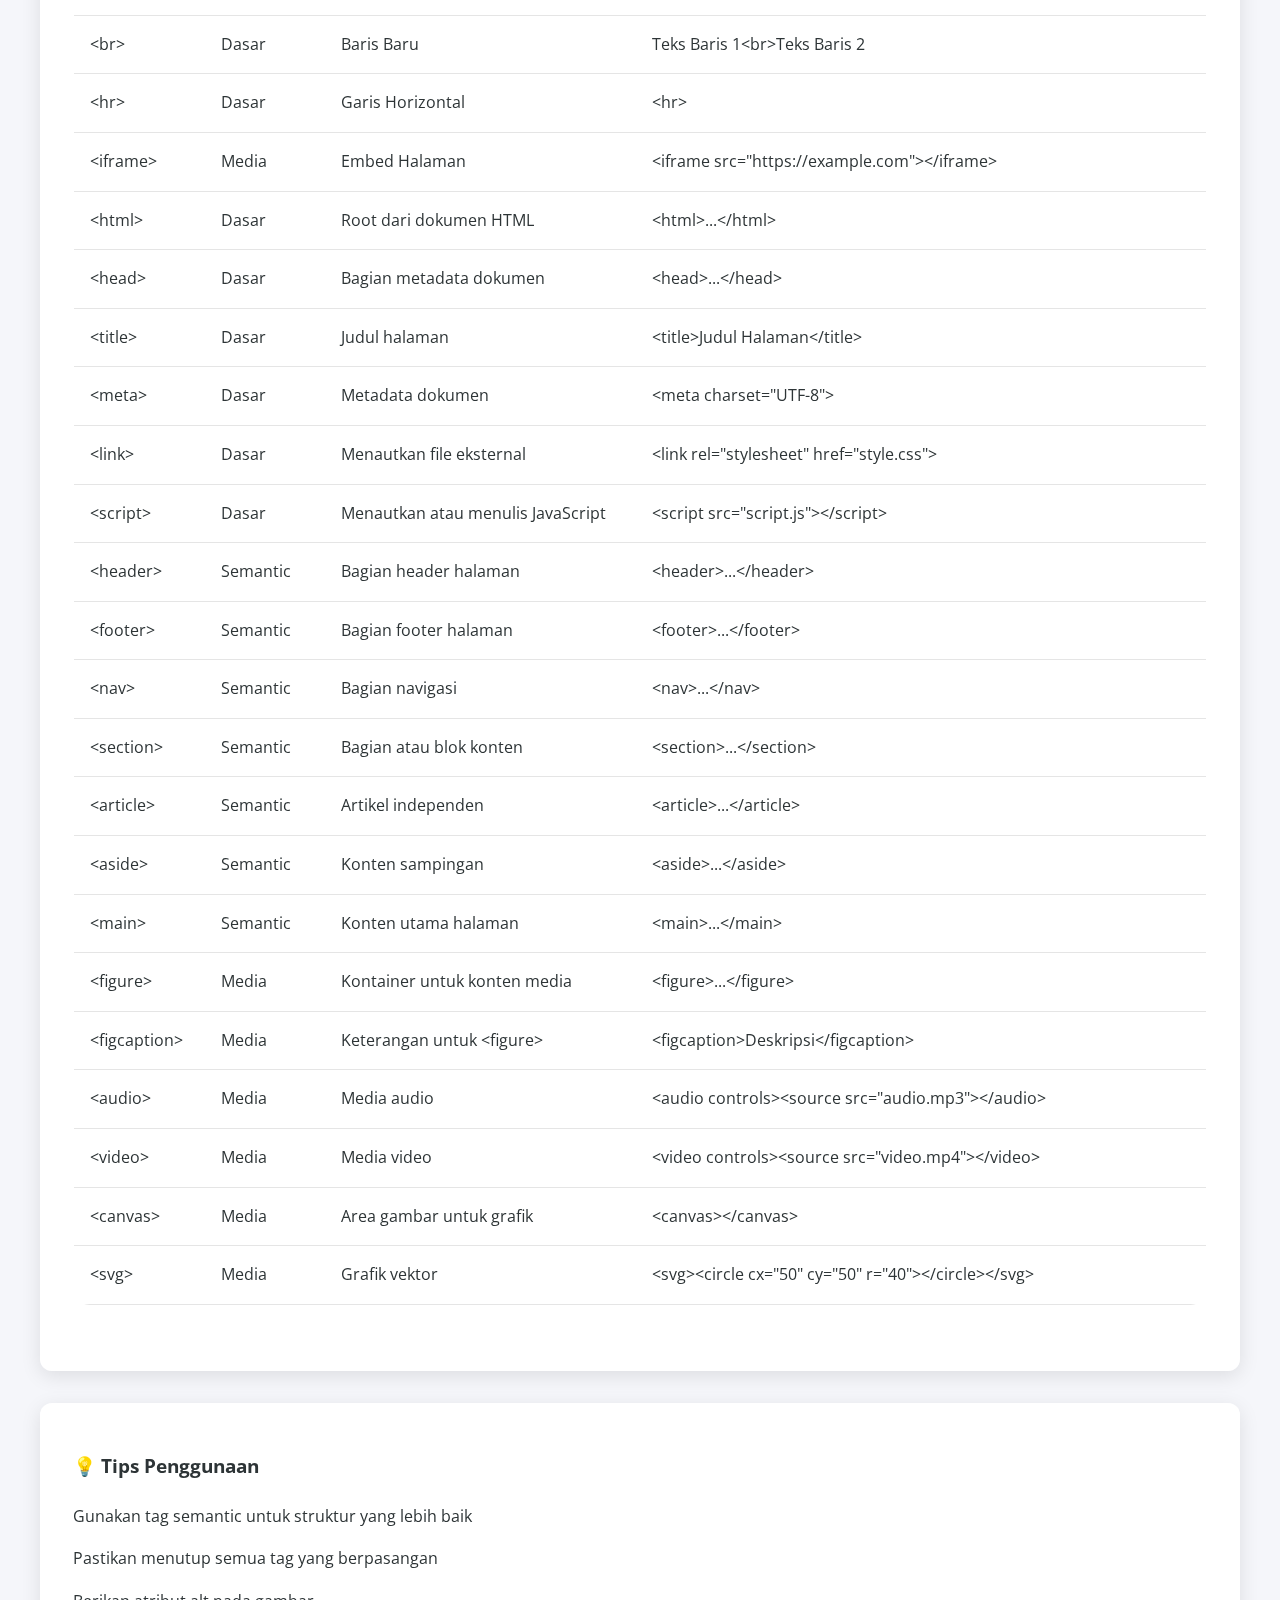
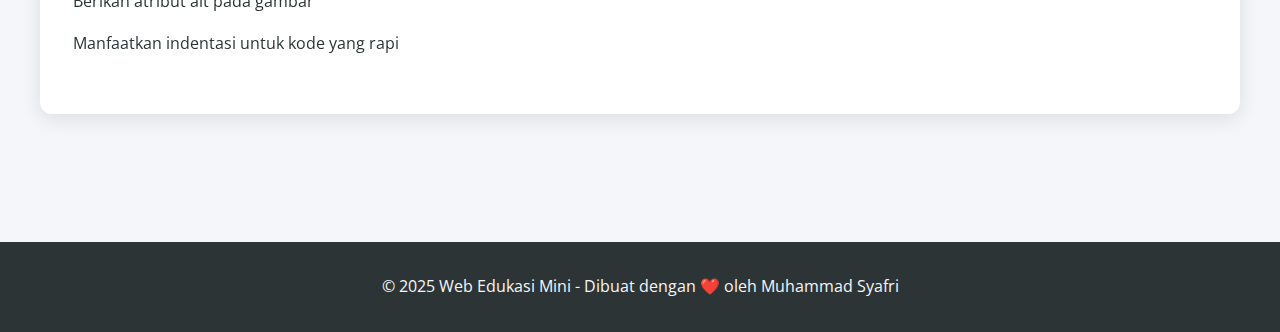
<file: kamus.html>
<!DOCTYPE html>
<html lang="id">

<head>
  <!-- Konfigurasi Awal - Pengaturan dasar halaman -->
  <meta charset="UTF-8">
  <meta name="viewport" content="width=device-width, initial-scale=1.0">
  <title>Kamus HTML | Web Development</title>
  <link rel="stylesheet" href="style.css">
  <link href="https://fonts.googleapis.com/css2?family=Open+Sans:wght@400;500&display=swap" rel="stylesheet">
</head>

<body>
  <!-- Menu Navigasi - Akses ke halaman lain -->
  <nav class="navbar">
    <div class="menu">
      <a href="index.html">Beranda</a>
      <a href="html.html">HTML</a>
      <a href="kamus.html" class="active">Kamus HTML</a>
      <a href="css.html">CSS</a>
      <a href="kamus-css.html">Kamus CSS</a>
      <a href="tools.html">Tools</a>
      <a href="tips.html">Tips</a>
      <a href="about.html">Tentang</a>
    </div>
  </nav>

  <!-- Header Kamus - Judul dan pencarian -->
  <header class="revamp-header">
    <h1>📖 Referensi HTML</h1>
    <p>Panduan lengkap tag-tag HTML</p>
    <!-- Search Bar - Pencarian tag HTML -->
    <div class="search-bar">
      <input type="search" id="tagSearch" placeholder="Cari tag HTML..." class="search-input">
      <select id="categoryFilter" class="filter-select">
        <option value="all">Semua Kategori</option>
        <option value="basic">Dasar</option>
        <option value="text">Teks</option>
        <option value="form">Form</option>
        <option value="semantic">Semantic</option>
        <option value="media">Media</option>
      </select>
    </div>
  </header>

  <main class="container">
    <!-- Tag Populer - Referensi cepat tag umum -->
    <div class="quick-ref card">
      <h2>🚀 Tag Populer</h2>
      <div class="tag-chips">
        <span class="tag">&lt;div&gt;</span>
        <span class="tag">&lt;p&gt;</span>
        <span class="tag">&lt;a&gt;</span>
        <span class="tag">&lt;img&gt;</span>
        <span class="tag">&lt;form&gt;</span>
      </div>
    </div>

    <!-- Tabel Tag - Daftar lengkap tag HTML -->
    <section class="reference-section card">
      <div class="table-container">
        <table class="reference-table">
          <thead>
            <tr>
              <th>Tag</th>
              <th>Kategori</th>
              <th>Deskripsi</th>
              <th>Contoh</th>
            </tr>
          </thead>
          <tbody>
            <tr>
              <td>&lt;p&gt;</td>
              <td>Dasar</td>
              <td>Paragraf</td>
              <td>&lt;p&gt;Ini adalah paragraf&lt;/p&gt;</td>
            </tr>
            <tr>
              <td>&lt;h1&gt; - &lt;h6&gt;</td>
              <td>Dasar</td>
              <td>Heading (Judul)</td>
              <td>&lt;h1&gt;Judul Utama&lt;/h1&gt;</td>
            </tr>
            <tr>
              <td>&lt;a&gt;</td>
              <td>Teks</td>
              <td>Hyperlink</td>
              <td>&lt;a href="https://example.com"&gt;Tautan&lt;/a&gt;</td>
            </tr>
            <tr>
              <td>&lt;img&gt;</td>
              <td>Media</td>
              <td>Gambar</td>
              <td>&lt;img src="gambar.jpg" alt="Deskripsi Gambar"&gt;</td>
            </tr>
            <tr>
              <td>&lt;ul&gt; &amp; &lt;li&gt;</td>
              <td>Dasar</td>
              <td>Daftar Tidak Berurutan</td>
              <td>
                &lt;ul&gt;
                &lt;li&gt;Item 1&lt;/li&gt;
                &lt;li&gt;Item 2&lt;/li&gt;
                &lt;/ul&gt;
              </td>
            </tr>
            <tr>
              <td>&lt;ol&gt; &amp; &lt;li&gt;</td>
              <td>Dasar</td>
              <td>Daftar Berurutan</td>
              <td>
                &lt;ol&gt;
                &lt;li&gt;Item 1&lt;/li&gt;
                &lt;li&gt;Item 2&lt;/li&gt;
                &lt;/ol&gt;
              </td>
            </tr>
            <tr>
              <td>&lt;table&gt;</td>
              <td>Dasar</td>
              <td>Tabel</td>
              <td>
                &lt;table&gt;
                &lt;tr&gt;&lt;td&gt;Data&lt;/td&gt;&lt;/tr&gt;
                &lt;/table&gt;
              </td>
            </tr>
            <tr>
              <td>&lt;div&gt;</td>
              <td>Dasar</td>
              <td>Kontainer Umum</td>
              <td>&lt;div&gt;Konten&lt;/div&gt;</td>
            </tr>
            <tr>
              <td>&lt;span&gt;</td>
              <td>Dasar</td>
              <td>Kontainer Inline</td>
              <td>&lt;span&gt;Teks&lt;/span&gt;</td>
            </tr>
            <tr>
              <td>&lt;form&gt;</td>
              <td>Form</td>
              <td>Formulir</td>
              <td>
                &lt;form action="/submit"&gt;
                &lt;input type="text" name="nama"&gt;
                &lt;/form&gt;
              </td>
            </tr>
            <tr>
              <td>&lt;input&gt;</td>
              <td>Form</td>
              <td>Input Formulir</td>
              <td>&lt;input type="text" placeholder="Masukkan teks"&gt;</td>
            </tr>
            <tr>
              <td>&lt;button&gt;</td>
              <td>Form</td>
              <td>Tombol</td>
              <td>&lt;button&gt;Klik Saya&lt;/button&gt;</td>
            </tr>
            <tr>
              <td>&lt;strong&gt;</td>
              <td>Teks</td>
              <td>Teks Tebal</td>
              <td>&lt;strong&gt;Teks Tebal&lt;/strong&gt;</td>
            </tr>
            <tr>
              <td>&lt;em&gt;</td>
              <td>Teks</td>
              <td>Teks Miring</td>
              <td>&lt;em&gt;Teks Miring&lt;/em&gt;</td>
            </tr>
            <tr>
              <td>&lt;br&gt;</td>
              <td>Dasar</td>
              <td>Baris Baru</td>
              <td>Teks Baris 1&lt;br&gt;Teks Baris 2</td>
            </tr>
            <tr>
              <td>&lt;hr&gt;</td>
              <td>Dasar</td>
              <td>Garis Horizontal</td>
              <td>&lt;hr&gt;</td>
            </tr>
            <tr>
              <td>&lt;iframe&gt;</td>
              <td>Media</td>
              <td>Embed Halaman</td>
              <td>&lt;iframe src="https://example.com"&gt;&lt;/iframe&gt;</td>
            </tr>
            <tr>
              <td>&lt;html&gt;</td>
              <td>Dasar</td>
              <td>Root dari dokumen HTML</td>
              <td>&lt;html&gt;...&lt;/html&gt;</td>
            </tr>
            <tr>
              <td>&lt;head&gt;</td>
              <td>Dasar</td>
              <td>Bagian metadata dokumen</td>
              <td>&lt;head&gt;...&lt;/head&gt;</td>
            </tr>
            <tr>
              <td>&lt;title&gt;</td>
              <td>Dasar</td>
              <td>Judul halaman</td>
              <td>&lt;title&gt;Judul Halaman&lt;/title&gt;</td>
            </tr>
            <tr>
              <td>&lt;meta&gt;</td>
              <td>Dasar</td>
              <td>Metadata dokumen</td>
              <td>&lt;meta charset="UTF-8"&gt;</td>
            </tr>
            <tr>
              <td>&lt;link&gt;</td>
              <td>Dasar</td>
              <td>Menautkan file eksternal</td>
              <td>&lt;link rel="stylesheet" href="style.css"&gt;</td>
            </tr>
            <tr>
              <td>&lt;script&gt;</td>
              <td>Dasar</td>
              <td>Menautkan atau menulis JavaScript</td>
              <td>&lt;script src="script.js"&gt;&lt;/script&gt;</td>
            </tr>
            <tr>
              <td>&lt;header&gt;</td>
              <td>Semantic</td>
              <td>Bagian header halaman</td>
              <td>&lt;header&gt;...&lt;/header&gt;</td>
            </tr>
            <tr>
              <td>&lt;footer&gt;</td>
              <td>Semantic</td>
              <td>Bagian footer halaman</td>
              <td>&lt;footer&gt;...&lt;/footer&gt;</td>
            </tr>
            <tr>
              <td>&lt;nav&gt;</td>
              <td>Semantic</td>
              <td>Bagian navigasi</td>
              <td>&lt;nav&gt;...&lt;/nav&gt;</td>
            </tr>
            <tr>
              <td>&lt;section&gt;</td>
              <td>Semantic</td>
              <td>Bagian atau blok konten</td>
              <td>&lt;section&gt;...&lt;/section&gt;</td>
            </tr>
            <tr>
              <td>&lt;article&gt;</td>
              <td>Semantic</td>
              <td>Artikel independen</td>
              <td>&lt;article&gt;...&lt;/article&gt;</td>
            </tr>
            <tr>
              <td>&lt;aside&gt;</td>
              <td>Semantic</td>
              <td>Konten sampingan</td>
              <td>&lt;aside&gt;...&lt;/aside&gt;</td>
            </tr>
            <tr>
              <td>&lt;main&gt;</td>
              <td>Semantic</td>
              <td>Konten utama halaman</td>
              <td>&lt;main&gt;...&lt;/main&gt;</td>
            </tr>
            <tr>
              <td>&lt;figure&gt;</td>
              <td>Media</td>
              <td>Kontainer untuk konten media</td>
              <td>&lt;figure&gt;...&lt;/figure&gt;</td>
            </tr>
            <tr>
              <td>&lt;figcaption&gt;</td>
              <td>Media</td>
              <td>Keterangan untuk &lt;figure&gt;</td>
              <td>&lt;figcaption&gt;Deskripsi&lt;/figcaption&gt;</td>
            </tr>
            <tr>
              <td>&lt;audio&gt;</td>
              <td>Media</td>
              <td>Media audio</td>
              <td>&lt;audio controls&gt;&lt;source src="audio.mp3"&gt;&lt;/audio&gt;</td>
            </tr>
            <tr>
              <td>&lt;video&gt;</td>
              <td>Media</td>
              <td>Media video</td>
              <td>&lt;video controls&gt;&lt;source src="video.mp4"&gt;&lt;/video&gt;</td>
            </tr>
            <tr>
              <td>&lt;canvas&gt;</td>
              <td>Media</td>
              <td>Area gambar untuk grafik</td>
              <td>&lt;canvas&gt;&lt;/canvas&gt;</td>
            </tr>
            <tr>
              <td>&lt;svg&gt;</td>
              <td>Media</td>
              <td>Grafik vektor</td>
              <td>&lt;svg&gt;&lt;circle cx="50" cy="50" r="40"&gt;&lt;/circle&gt;&lt;/svg&gt;</td>
            </tr>
          </tbody>
        </table>
      </div>
    </section>

    <!-- Tips Box - Panduan penggunaan HTML -->
    <div class="tips-box card">
      <h3>💡 Tips Penggunaan</h3>
      <ul class="tips-list">
        <li>Gunakan tag semantic untuk struktur yang lebih baik</li>
        <li>Pastikan menutup semua tag yang berpasangan</li>
        <li>Berikan atribut alt pada gambar</li>
        <li>Manfaatkan indentasi untuk kode yang rapi</li>
      </ul>
    </div>
  </main>

  <footer>
    &copy; 2025 Web Edukasi Mini - Dibuat dengan ❤️ oleh Muhammad Syafri
  </footer>

  <script>
    // Search functionality
    document.getElementById('tagSearch').addEventListener('input', function(e) {
      const searchTerm = e.target.value.toLowerCase();
      const rows = document.querySelectorAll('.reference-table tbody tr');

      rows.forEach(row => {
        const text = row.textContent.toLowerCase();
        row.style.display = text.includes(searchTerm) ? '' : 'none';
      });
    });

    // Category filter
    document.getElementById('categoryFilter').addEventListener('change', function(e) {
      const category = e.target.value;
      const rows = document.querySelectorAll('.reference-table tbody tr');

      rows.forEach(row => {
        if (category === 'all' || row.dataset.category === category) {
          row.style.display = '';
        } else {
          row.style.display = 'none';
        }
      });
    });
  </script>
</body>

</html>
</file>
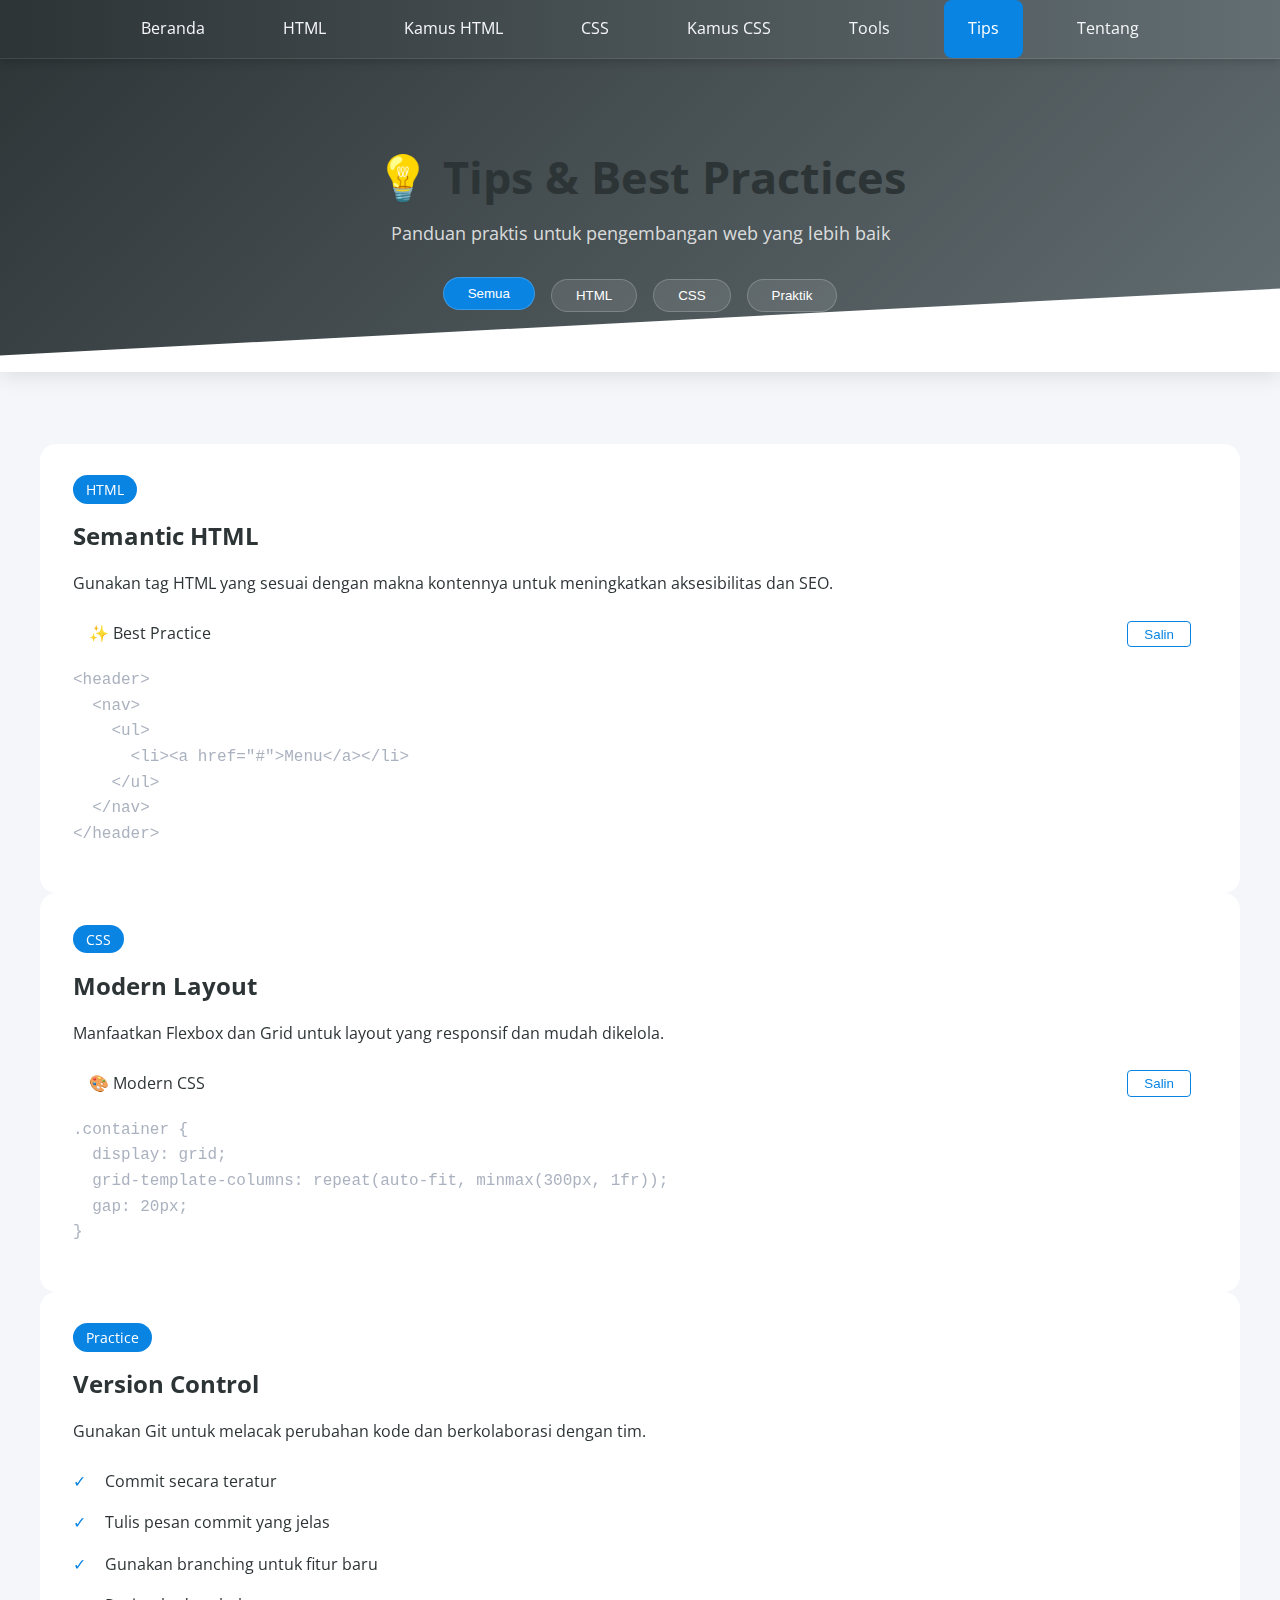
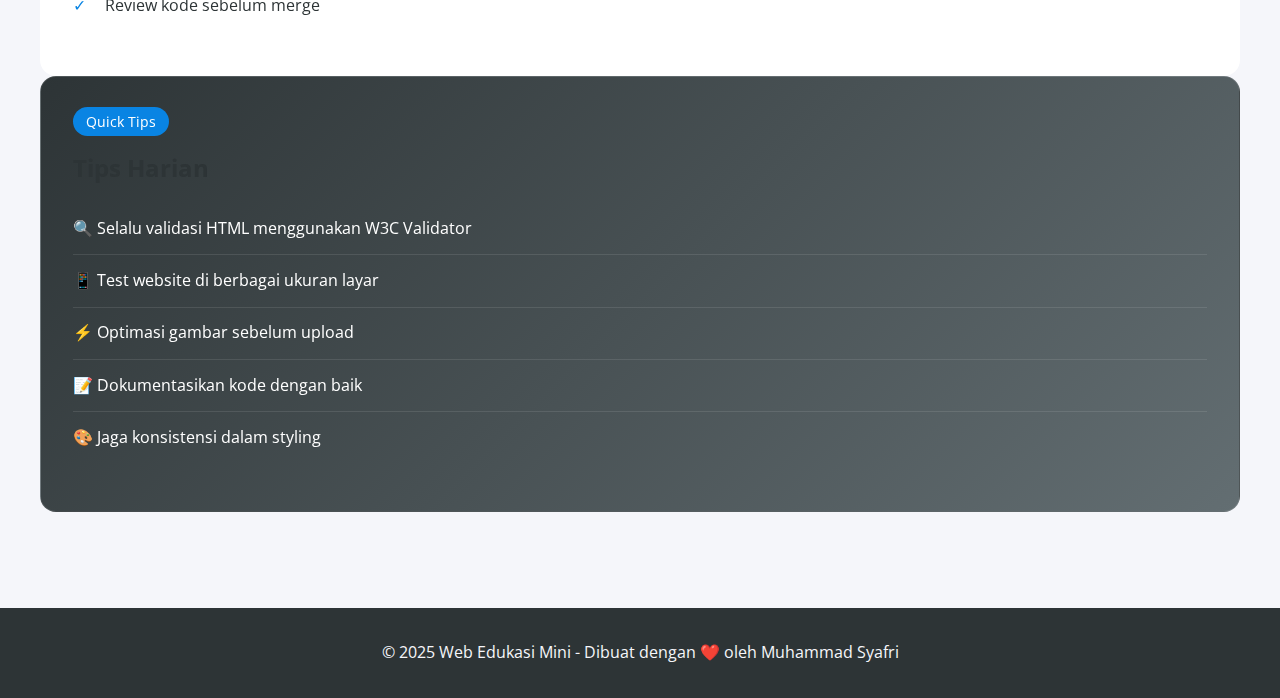
<file: tips.html>
<!DOCTYPE html>
<html lang="id">
<head>
    <!-- Konfigurasi Dasar - Meta tags dan resources -->
    <meta charset="UTF-8">
    <meta name="viewport" content="width=device-width, initial-scale=1.0">
    <title>Tips Web Development</title>
    <link rel="stylesheet" href="style.css">
    <link href="https://fonts.googleapis.com/css2?family=Open+Sans:wght@400;500&display=swap" rel="stylesheet">
</head>
<body>
    <!-- Menu Navigasi - Akses ke halaman website -->
    <nav class="navbar">
        <div class="menu">
            <a href="index.html">Beranda</a>
            <a href="html.html">HTML</a>
            <a href="kamus.html">Kamus HTML</a>
            <a href="css.html">CSS</a>
            <a href="kamus-css.html">Kamus CSS</a>
            <a href="tools.html">Tools</a>
            <a href="tips.html" class="active">Tips</a>
            <a href="about.html">Tentang</a>
        </div>
    </nav>

    <!-- Header Tips - Judul dan filter kategori -->
    <header class="revamp-header">
        <h1>💡 Tips & Best Practices</h1>
        <p>Panduan praktis untuk pengembangan web yang lebih baik</p>
        
        <!-- Filter Kategori - Pemilihan jenis tips -->
        <div class="category-filter">
            <button class="filter-btn active" data-category="all">Semua</button>
            <button class="filter-btn" data-category="html">HTML</button>
            <button class="filter-btn" data-category="css">CSS</button>
            <button class="filter-btn" data-category="practice">Praktik</button>
        </div>
    </header>

    <!-- Konten Tips - Kumpulan tips pengembangan -->
    <main class="container">
        <div class="tips-grid">
            <!-- Tips HTML - Praktik terbaik HTML -->
            <article class="tip-card" data-category="html">
                <div class="tip-header">
                    <span class="tip-badge">HTML</span>
                    <h2>Semantic HTML</h2>
                </div>
                <div class="tip-content">
                    <p>Gunakan tag HTML yang sesuai dengan makna kontennya untuk meningkatkan aksesibilitas dan SEO.</p>
                    <div class="code-sample">
                        <div class="code-header">
                            <span>✨ Best Practice</span>
                            <button class="copy-btn">Salin</button>
                        </div>
                        <pre><code>&lt;header&gt;
  &lt;nav&gt;
    &lt;ul&gt;
      &lt;li&gt;&lt;a href="#"&gt;Menu&lt;/a&gt;&lt;/li&gt;
    &lt;/ul&gt;
  &lt;/nav&gt;
&lt;/header&gt;</code></pre>
                    </div>
                </div>
            </article>

            <!-- Tips CSS - Teknik styling efektif -->
            <article class="tip-card" data-category="css">
                <div class="tip-header">
                    <span class="tip-badge">CSS</span>
                    <h2>Modern Layout</h2>
                </div>
                <div class="tip-content">
                    <p>Manfaatkan Flexbox dan Grid untuk layout yang responsif dan mudah dikelola.</p>
                    <div class="code-sample">
                        <div class="code-header">
                            <span>🎨 Modern CSS</span>
                            <button class="copy-btn">Salin</button>
                        </div>
                        <pre><code>.container {
  display: grid;
  grid-template-columns: repeat(auto-fit, minmax(300px, 1fr));
  gap: 20px;
}</code></pre>
                    </div>
                </div>
            </article>

            <!-- Tips Version Control - Panduan Git -->
            <article class="tip-card" data-category="practice">
                <div class="tip-header">
                    <span class="tip-badge">Practice</span>
                    <h2>Version Control</h2>
                </div>
                <div class="tip-content">
                    <p>Gunakan Git untuk melacak perubahan kode dan berkolaborasi dengan tim.</p>
                    <ul class="checklist">
                        <li>Commit secara teratur</li>
                        <li>Tulis pesan commit yang jelas</li>
                        <li>Gunakan branching untuk fitur baru</li>
                        <li>Review kode sebelum merge</li>
                    </ul>
                </div>
            </article>

            <!-- Quick Tips - Tips cepat harian -->
            <article class="tip-card highlight" data-category="practice">
                <div class="tip-header">
                    <span class="tip-badge">Quick Tips</span>
                    <h2>Tips Harian</h2>
                </div>
                <div class="tip-content">
                    <ul class="quick-tips">
                        <li>🔍 Selalu validasi HTML menggunakan W3C Validator</li>
                        <li>📱 Test website di berbagai ukuran layar</li>
                        <li>⚡ Optimasi gambar sebelum upload</li>
                        <li>📝 Dokumentasikan kode dengan baik</li>
                        <li>🎨 Jaga konsistensi dalam styling</li>
                    </ul>
                </div>
            </article>
        </div>
    </main>

    <!-- Script Filter - Fungsi filter tips dan salin kode -->
    <script>
        const filterBtns = document.querySelectorAll('.filter-btn');
        const tipCards = document.querySelectorAll('.tip-card');

        filterBtns.forEach(btn => {
            btn.addEventListener('click', () => {
                filterBtns.forEach(b => b.classList.remove('active'));
                btn.classList.add('active');
                
                const category = btn.dataset.category;
                
                tipCards.forEach(card => {
                    if (category === 'all' || card.dataset.category === category) {
                        card.style.display = 'block';
                    } else {
                        card.style.display = 'none';
                    }
                });
            });
        });

        document.querySelectorAll('.copy-btn').forEach(btn => {
            btn.addEventListener('click', async () => {
                const code = btn.closest('.code-sample').querySelector('code').textContent;
                await navigator.clipboard.writeText(code);
                
                btn.textContent = 'Tersalin!';
                setTimeout(() => {
                    btn.textContent = 'Salin';
                }, 2000);
            });
        });
    </script>

    <!-- Footer - Copyright -->
    <footer>
        &copy; 2025 Web Edukasi Mini - Dibuat dengan ❤️ oleh Muhammad Syafri
    </footer>
</body>
</html>
</file>
<file: style.css>
/* Root Biar Gampang Gonta Ganti Tema  Warna Web*/
:root {
    --primary: #2d3436;
    --secondary: #636e72;
    --accent: #0984e3;
    --accent-dark: #0051a0;
    --text-dark: #2d3436;
    --text-light: #f5f6fa;
    --text-muted: #b2bec3;
    --background: #f5f6fa;
    --card-bg: rgba(255, 255, 255, 0.95);
    --code-bg: #2d3436;
    --code-text: #dfe6e9;
    --link: #0984e3;
    --link-hover: #74b9ff;
    --error: #d63031;
    --success: #00b894;
    --warning: #fdcb6e;
    --dark-bg: #1a1a1a;
    --glassmorphism: rgba(255, 255, 255, 0.05);
    --border: rgba(255, 255, 255, 0.1);
    --light: #ecf0f1;
    --gradient-1: linear-gradient(135deg, #2c3e50, #3498db);
    --gradient-2: linear-gradient(45deg, #e74c3c, #f39c12);
    --shadow: 0 5px 20px rgba(0,0,0,0.1);
    --white: #ffffff;
    --radius: 12px;
}

/* Animasi Keyframe Buat Semua HTML */
@keyframes fadeIn {
  from { opacity: 0; }
  to { opacity: 1; }
}

@keyframes slideUp {
  from { 
    transform: translateY(30px);
    opacity: 0;
  }
  to { 
    transform: translateY(0);
    opacity: 1;
  }
}

@keyframes scaleIn {
  from { 
    transform: scale(0.9);
    opacity: 0;
  }
  to { 
    transform: scale(1);
    opacity: 1;
  }
}

@keyframes slide {
  from { transform: translateX(0); }
  to { transform: translateX(-100%); }
}

@keyframes pulse {
  0% { transform: scale(1); opacity: 1; }
  50% { transform: scale(1.1); opacity: 0.5; }
  100% { transform: scale(1); opacity: 1; }
}

@keyframes fadeInPage {
  from { opacity: 0; transform: translateY(20px); }
  to { opacity: 1; transform: translateY(0); }
}

@keyframes pageLoad {
  from {
    opacity: 0;
    transform: translateY(20px);
  }
  to {
    opacity: 1;
    transform: translateY(0);
  }
}

@keyframes skillFill {
    from { width: 0; }
    to { width: var(--level); }
}

@keyframes patternMove {
    from { transform: translateX(0) translateY(0); }
    to { transform: translateX(-50%) translateY(-50%); }
}

@keyframes float {
    0%, 100% { transform: translateY(0); }
    50% { transform: translateY(-10px); }
}

@keyframes shimmer {
    0% { background-position: 100% 100%; }
    100% { background-position: 0% 0%; }
}

/* Base Styles */
body {
  font-family: 'Open Sans', sans-serif;
  line-height: 1.6;
  color: var(--text-dark);
  background: var(--background);
  margin: 0;
  min-height: 100vh;
  animation: fadeInPage 0.6s ease-out;
}

/* Tema Buat Navigasi Bar */
.navbar {
  background: linear-gradient(to right, var(--primary), var(--secondary));
  backdrop-filter: blur(20px);
  position: fixed;
  width: 100%;
  top: 0;
  z-index: 1000;
  box-shadow: 0 2px 10px rgba(0,0,0,0.2);
  border-bottom: 1px solid rgba(255,255,255,0.1);
  animation: slideUp 0.5s ease;
}

.menu {
  max-width: 1080px;
  margin: 0 auto;
  padding: 0 20px;
  display: flex;
  justify-content: center;
  gap: 30px;
}

.menu a {
  color: var(--text-light);
  text-decoration: none;
  padding: 1rem 1.5rem;
  border-radius: 8px;
  transition: all 0.3s ease;
  position: relative;
  overflow: hidden;
}

.menu a:hover {
  color: var(--accent);
  background: rgba(255,255,255,0.1);
}

.menu a.active {
  background: var(--accent);
  color: white;
}

.menu a.active:hover {
  background: var(--accent-dark);
}

.menu a::before {
  content: '';
  position: absolute;
  bottom: 0;
  left: 0;
  width: 100%;
  height: 2px;
  background: var(--accent);
  transform: scaleX(0);
  transform-origin: right;
  transition: transform 0.4s ease;
}

.menu a:hover::before {
  transform: scaleX(1);
  transform-origin: left;
}

/* Memperbagus Class Hero  */
.hero {
  min-height: 100vh;
  background: linear-gradient(135deg, var(--primary), var(--secondary));
  position: relative;
  overflow: hidden;
}

.hero::before {
  content: '';
  position: absolute;
  width: 100%;
  height: 100%;
  background: url("data:image/svg+xml,%3Csvg xmlns='http://www.w3.org/2000/svg' width='40' height='40' viewBox='0 0 40 40'%3E%3Cg fill='%239C92AC' fill-opacity='0.05'%3E%3Cpath d='M0 0h40v40H0V0z'/%3E%3Cpath d='M20 20h20v20H20V20zM0 20h20v20H0V20z'/%3E%3C/g%3E%3C/svg%3E");
  opacity: 0.1;
}

.hero-content {
  max-width: 800px;
  padding: 2rem;
  text-align: center;
  position: relative;
  z-index: 1;
  animation: fadeIn 1s ease-out;
}

.hero-title {
  font-size: 4rem;
  font-weight: 700;
  background: linear-gradient(45deg, #fff, #e0e0e0);
  -webkit-background-clip: text;
  -webkit-text-fill-color: transparent;
  margin-bottom: 1rem;
}

.hero-subtitle {
  font-size: 2rem;
  color: var(--accent);
  margin-bottom: 2rem;
  display: block;
}

/* Buat Selector Bagian Learning */
.learning-section {
    max-width: 1000px;
    margin: 0 auto;
    padding: 4rem 0;
}

.page-navigation {
    display: flex;
    justify-content: center;
    gap: 1rem;
    margin-top: 2rem;
}

.nav-pill {
    background: rgba(255, 255, 255, 0.1);
    color: white;
    padding: 0.8rem 1.5rem;
    border-radius: 30px;
    text-decoration: none;
    transition: all 0.3s ease;
}

.nav-pill:hover,
.nav-pill.active {
    background: var(--accent);
    transform: translateY(-2px);
}

.content-box.with-pattern {
    position: relative;
    overflow: hidden;
}

.content-box.with-pattern::before {
    content: '';
    position: absolute;
    top: 0;
    left: 0;
    right: 0;
    bottom: 0;
    background: 
        linear-gradient(45deg, transparent 48%, var(--accent) 49%, var(--accent) 51%, transparent 52%),
        linear-gradient(-45deg, transparent 48%, var(--accent) 49%, var(--accent) 51%, transparent 52%);
    background-size: 30px 30px;
    opacity: 0.05;
    pointer-events: none;
}

/* Interactive Demo Styles */
.interactive-demo {
    margin: 2rem 0;
    background: var(--card-bg);
    border-radius: var(--radius);
    padding: 1.5rem;
    box-shadow: var(--shadow);
}

.demo-container {
    display: grid;
    grid-template-columns: 1fr 1fr;
    gap: 1.5rem;
    margin-top: 1rem;
}

.demo-editor {
    background: var(--code-bg);
    border-radius: var(--radius);
    padding: 1rem;
}

.live-editor {
    width: 100%;
    height: 200px;
    background: transparent;
    border: none;
    color: var(--code-text);
    font-family: 'Fira Code', monospace;
    font-size: 0.9rem;
    line-height: 1.5;
    resize: none;
}

.demo-preview {
    background: white;
    border-radius: var(--radius);
    overflow: hidden;
}

.preview-header {
    background: var(--primary);
    color: white;
    padding: 0.5rem 1rem;
    font-size: 0.9rem;
}

.preview-frame {
    padding: 1rem;
    min-height: 200px;
}

/* Responsive Adjustments */
@media (max-width: 768px) {
    .demo-container {
        grid-template-columns: 1fr;
    }
    
    .page-navigation {
        flex-wrap: wrap;
    }
}

/* Enhanced Learning Paths Section */
.path-cards {
  display: grid;
  grid-template-columns: repeat(auto-fit, minmax(280px, 1fr));
  gap: 2rem;
  padding: 2rem 0;
}

.path-item {
  background: var(--card-bg);
  border-radius: 20px;
  padding: 2.5rem;
  text-align: center;
  transition: all 0.3s ease;
  position: relative;
  overflow: hidden;
}

.path-item::before {
  content: '';
  position: absolute;
  top: 0;
  left: 0;
  width: 100%;
  height: 5px;
  background: var(--gradient-2);
}

.path-icon {
  font-size: 3rem;
  margin-bottom: 1.5rem;
  display: inline-block;
  animation: float 3s ease-in-out infinite;
}

.path-badge {
  position: absolute;
  top: 1rem;
  right: 1rem;
  background: var(--accent);
  color: white;
  padding: 0.5rem 1rem;
  border-radius: 20px;
  font-size: 0.9rem;
}

/* Quick Links Enhancement */
.quick-links {
  background: var(--gradient-1);
  padding: 4rem 0;
  margin-top: 4rem;
}

.quick-links-grid {
  display: grid;
  grid-template-columns: repeat(auto-fit, minmax(250px, 1fr));
  gap: 2rem;
  margin-top: 2rem;
}

.quick-link-item {
  background: rgba(255, 255, 255, 0.1);
  backdrop-filter: blur(10px);
  padding: 2rem;
  border-radius: 15px;
  text-align: center;
  color: white;
  text-decoration: none;
  transition: all 0.3s ease;
}

.quick-link-item:hover {
  transform: translateY(-5px);
  background: rgba(255, 255, 255, 0.2);
}

/* Features Section Enhancement */
.features {
  background: linear-gradient(135deg, var(--primary), var(--secondary));
  padding: 6rem 0;
  color: white;
  position: relative;
  overflow: hidden;
}

.feature-item {
  background: rgba(255, 255, 255, 0.1);
  backdrop-filter: blur(10px);
  border-radius: 20px;
  padding: 2rem;
  text-align: center;
  transition: all 0.3s ease;
}

.feature-icon {
  font-size: 3rem;
  margin-bottom: 1rem;
  display: inline-block;
  animation: float 3s ease-in-out infinite;
}

/* Enhanced Hero Section */
.hero {
    min-height: 80vh;
    display: flex;
    align-items: center;
    justify-content: center;
    background: var(--gradient-1);
    text-align: center;
    padding: 2rem;
}

.hero-content {
    max-width: 800px;
}

.hero-title {
    font-size: 3.5rem;
    color: white;
    margin-bottom: 1rem;
    display: block;
}

.hero-subtitle {
    font-size: 2rem;
    color: var(--accent);
    display: block;
}

.hero-desc {
    font-size: 1.2rem;
    color: rgba(255, 255, 255, 0.9);
    margin: 1.5rem 0;
}

.btn-start {
    display: inline-block;
    padding: 1rem 2.5rem;
    background: var(--accent);
    color: white;
    border-radius: 30px;
    text-decoration: none;
    font-weight: 600;
    transition: transform 0.3s ease;
}

.btn-start:hover {
    transform: translateY(-3px);
}

/* Enhanced Hero Text */
.hero .container {
  position: relative;
  z-index: 1;
  animation: fadeIn 1s ease;
  background: rgba(255, 255, 255, 0.1);
  backdrop-filter: blur(5px);
  padding: 2rem 3rem;
  border: 1px solid rgba(255, 255, 255, 0.2);
  border-radius: 15px;
  opacity: 0.9;
  animation: slideUp 1s ease 0.2s;
  color: rgba(255, 255, 255, 0.85);
}

/* Revamped Header */
.revamp-header {
  position: relative;
  padding: 120px 0 60px;
  background: linear-gradient(135deg, var(--primary), var(--secondary));
  color: var(--text-light);
  text-align: center;
  overflow: hidden;
  margin-bottom: 40px;
  box-shadow: 0 4px 20px rgba(0,0,0,0.1);
}

.revamp-header::after {
  content: '';
  position: absolute;
  bottom: -50px;
  left: 0;
  width: 100%;
  height: 100px;
  background: var(--white);
  transform: skewY(-3deg);
  z-index: 1;
}

.revamp-header h1 {
  font-size: 2.8em;
  font-weight: 700;
  margin-bottom: 15px;
  position: relative;
  z-index: 2;
  animation: fadeInDown 0.8s ease;
}

.revamp-header p {
  font-size: 1.1em;
  color: rgba(255, 255, 255, 0.9);
  opacity: 0.9;
  max-width: 600px;
  margin: 0 auto;
  position: relative;
  z-index: 2;
  animation: fadeInUp 0.8s ease;
}

/* About Header Special Style */
.about-header {
  position: relative;
  padding: 100px 0 120px;
  background: linear-gradient(135deg, var(--primary), var(--secondary));
  color: var(--white);
  text-align: center;
  overflow: hidden;
  margin-bottom: -50px;
}

.about-header::before {
  content: '';
  position: absolute;
  top: 0;
  left: 0;
  right: 0;
  bottom: 0;
  background: radial-gradient(circle at center, transparent 0%, rgba(0,0,0,0.2) 100%);
}

/* Modern About Hero */
.about-hero.modern {
    background: linear-gradient(135deg, #1a1a1a 0%, #2d3436 100%);
    min-height: 70vh;
    position: relative;
    overflow: hidden;
}

.about-hero.modern::before {
    content: '';
    position: absolute;
    width: 200%;
    height: 200%;
    background: repeating-linear-gradient(
        45deg,
        rgba(255,255,255,0.03) 0px,
        rgba(255,255,255,0.03) 1px,
        transparent 1px,
        transparent 10px
    );
    animation: patternMove 15s linear infinite;
}

/* Enhanced About Page Styles */
.about-hero.modern {
    padding: 120px 0 60px;
    background: linear-gradient(135deg, var(--primary), var(--secondary));
}

.profile-card {
    background: var(--card-bg);
    border-radius: 20px;
    padding: 2rem;
    margin-bottom: 2rem;
    box-shadow: var(--shadow);
}

.profile-header {
    display: flex;
    align-items: center;
    gap: 2rem;
    margin-bottom: 2rem;
    padding-bottom: 2rem;
    border-bottom: 1px solid var(--border);
}

.profile-img-wrapper {
    position: relative;
    width: 150px;
    height: 150px;
}

.profile-img {
    width: 100%;
    height: 100%;
    border-radius: 50%;
    object-fit: cover;
    border: 4px solid var(--accent);
}

.profile-info {
    flex: 1;
}

.profile-info h1 {
    font-size: 2em;
    margin-bottom: 0.5rem;
    color: var(--text-dark);
}

.location {
    color: var(--text-muted);
    margin-top: 0.5rem;
}

.tech-stack {
    margin: 2rem 0;
}

.tech-tags {
    display: flex;
    gap: 1rem;
    flex-wrap: wrap;
    margin-top: 1rem;
}

.tech-tag {
    background: var(--accent);
    color: white;
    padding: 0.5rem 1rem;
    border-radius: 20px;
    font-size: 0.9rem;
}

.about-section,
.resources-section,
.goals-section {
    margin: 4rem 0;
}

.feature-list {
    list-style: none;
    padding: 0;
    margin: 1rem 0;
}

.feature-list li {
    display: flex;
    align-items: center;
    gap: 1rem;
    margin: 1rem 0;
}

.resources-grid {
    display: grid;
    grid-template-columns: repeat(auto-fit, minmax(250px, 1fr));
    gap: 2rem;
    margin-top: 2rem;
}

.resource-card {
    background: var(--card-bg);
    padding: 2rem;
    border-radius: 15px;
    text-align: center;
    transition: transform 0.3s ease;
}

.resource-card:hover {
    transform: translateY(-5px);
}

.resource-card i {
    font-size: 2rem;
    color: var(--accent);
    margin-bottom: 1rem;
}

/* Glass Effect */
.glass {
    background: rgba(255, 255, 255, 0.05);
    backdrop-filter: blur(10px);
    border: 1px solid rgba(255, 255, 255, 0.1);
    box-shadow: 0 8px 32px 0 rgba(31, 38, 135, 0.37);
}

/* Profile Card Improvements */
.profile-img-wrapper {
    position: relative;
    margin-bottom: 1.5rem;
}

.profile-status {
    position: absolute;
    bottom: -10px;
    left: 50%;
    transform: translateX(-50%);
    background: linear-gradient(135deg, #00b894, #00cec9);
    color: white;
    padding: 0.5rem 1rem;
    border-radius: 20px;
    font-size: 0.9rem;
    white-space: nowrap;
    box-shadow: 0 4px 15px rgba(0,0,0,0.2);
}

.profile-tags {
    display: flex;
    gap: 0.5rem;
    margin-top: 1rem;
    flex-wrap: wrap;
}

.profile-tags .tag {
    background: rgba(255,255,255,0.1);
    padding: 0.3rem 0.8rem;
    border-radius: 15px;
    font-size: 0.9rem;
}

/* Modern Social Links */
.profile-social.modern {
    display: flex;
    gap: 1rem;
    margin-top: 2rem;
    justify-content: center;
}

.social-link {
    display: flex;
    align-items: center;
    gap: 0.5rem;
    padding: 0.8rem 1.5rem;
    border-radius: 25px;
    transition: all 0.3s ease;
    border: 1px solid rgba(255,255,255,0.1);
}

.social-link:hover {
    transform: translateY(-3px);
    box-shadow: 0 5px 15px rgba(0,0,0,0.2);
}

.social-link.github:hover {
    background: #333;
    color: white;
}

.social-link.linkedin:hover {
    background: #0077b5;
    color: white;
}

.social-link.portfolio:hover {
    background: linear-gradient(135deg, #00b894, #00cec9);
    color: white;
}

/* Skills Grid */
.skills-grid {
    display: grid;
    gap: 1rem;
    margin-top: 2rem;
}

/* Skills Bar - Menampilkan progress bar untuk skill/kemampuan */
.skill-bar {
    height: 8px;
    background: rgba(255,255,255,0.1);
    border-radius: 4px;
    margin-top: 0.5rem;
    position: relative;
    overflow: hidden;
}

.skill-bar::before {
    content: '';
    position: absolute;
    left: 0;
    top: 0;
    height: 100%;
    width: var(--level);
    background: linear-gradient(90deg, var(--accent), var(--accent-dark));
    animation: skillFill 1.5s ease-out forwards;
}

/* Enhanced Skills Section */
.skills-container {
    display: grid;
    grid-template-columns: repeat(auto-fit, minmax(300px, 1fr));
    gap: 2rem;
    margin-top: 2rem;
}

.skill-category {
    background: rgba(255, 255, 255, 0.05);
    padding: 1.5rem;
    border-radius: var(--radius);
    backdrop-filter: blur(10px);
    border: 1px solid rgba(255, 255, 255, 0.1);
}

.skill-category h3 {
    color: var(--accent);
    margin-bottom: 1.5rem;
    font-size: 1.2rem;
    position: relative;
    padding-left: 1rem;
}

.skill-category h3::before {
    content: '';
    position: absolute;
    left: 0;
    top: 50%;
    transform: translateY(-50%);
    width: 3px;
    height: 1rem;
    background: var(--accent);
    border-radius: 3px;
}

.skill {
    margin-bottom: 1.2rem;
}

.skill-name {
    display: block;
    margin-bottom: 0.5rem;
    color: var(--text-light);
    font-size: 0.9rem;
}

.skill-bar {
    height: 6px;
    background: rgba(255, 255, 255, 0.1);
    border-radius: 3px;
    overflow: hidden;
}

.skill-bar::before {
    content: '';
    display: block;
    width: var(--level);
    height: 100%;
    background: linear-gradient(90deg, var(--accent), var(--accent-dark));
    border-radius: 3px;
    animation: skillFill 1.5s ease-out forwards;
}

/* Learning Roadmap */
.learning-roadmap {
    display: grid;
    gap: 2rem;
    margin-top: 2rem;
}

.roadmap-item {
    display: flex;
    gap: 1rem;
    align-items: flex-start;
}

.roadmap-step {
    width: 40px;
    height: 40px;
    border-radius: 50%;
    background: var(--accent);
    display: flex;
    align-items: center;
    justify-content: center;
    font-weight: 600;
    flex-shrink: 0;
}

/* Enhanced Timeline */
.timeline {
    position: relative;
    max-width: 800px;
    margin: 3rem auto;
}

.timeline::before {
    content: '';
    position: absolute;
    left: 50%;
    transform: translateX(-50%);
    width: 2px;
    height: 100%;
    background: rgba(255, 255, 255, 0.1);
}

.roadmap-item {
    display: flex;
    gap: 2rem;
    margin-bottom: 3rem;
    opacity: 0.7;
    transition: all 0.3s ease;
}

.roadmap-item:hover {
    opacity: 1;
    transform: translateY(-5px);
}

.roadmap-item.active {
    opacity: 1;
}

.roadmap-step {
    width: 50px;
    height: 50px;
    background: var(--accent);
    border-radius: 50%;
    display: flex;
    align-items: center;
    justify-content: center;
    color: white;
    font-size: 1.2rem;
    flex-shrink: 0;
    position: relative;
    z-index: 1;
    box-shadow: 0 0 20px rgba(var(--accent-rgb), 0.3);
}

.roadmap-content {
    background: rgba(255, 255, 255, 0.05);
    padding: 1.5rem;
    border-radius: var(--radius);
    backdrop-filter: blur(10px);
    border: 1px solid rgba(255, 255, 255, 0.1);
    flex: 1;
}

.timeline-date {
    display: inline-block;
    padding: 0.3rem 1rem;
    background: rgba(255, 255, 255, 0.1);
    border-radius: 15px;
    font-size: 0.9rem;
    margin-top: 1rem;
}

.roadmap-item.future .roadmap-step {
    background: var(--secondary);
}

/* Enhanced Profile Card Styles */
.profile-card {
    background: var(--card-bg);
    backdrop-filter: blur(10px);
    border: 1px solid rgba(255, 255, 255, 0.1);
    border-radius: var(--radius);
    padding: 2rem;
    margin-bottom: 2rem;
    box-shadow: var(--shadow);
    transition: transform 0.3s ease, box-shadow 0.3s ease;
    animation: scaleIn 0.5s ease backwards;
    color: var(--text-dark);
    transform: translateY(20px);
    animation: float 6s ease-in-out infinite;
}

.profile-info {
    flex: 1;
    position: relative;
}

.status-dot {
    display: inline-block;
    width: 8px;
    height: 8px;
    background: #00b894;
    border-radius: 50%;
    margin-right: 6px;
    animation: pulse 2s infinite;
}

.bio-quote {
    font-style: italic;
    position: relative;
    padding: 1.5rem;
    margin: 2rem 0;
    background: rgba(255,255,255,0.05);
    border-radius: 10px;
}

.bio-quote::before {
    content: '"';
    font-size: 4rem;
    position: absolute;
    left: -10px;
    top: -20px;
    opacity: 0.2;
}

.quote-footer {
    margin-top: 1rem;
    font-size: 0.9rem;
    opacity: 0.7;
}

/* Timeline Navigation */
.timeline-nav {
    position: sticky;
    top: 80px;
    z-index: 10;
    background: rgba(255,255,255,0.05);
    backdrop-filter: blur(10px);
    border-radius: 50px;
    margin-bottom: 2rem;
    padding: 0.5rem;
}

.timeline-nav ul {
    display: flex;
    justify-content: center;
    gap: 1rem;
    list-style: none;
    padding: 0;
    margin: 0;
}

.timeline-nav-item {
    padding: 0.5rem 1.5rem;
    border-radius: 25px;
    color: var(--text-light);
    text-decoration: none;
    transition: all 0.3s ease;
}

.timeline-nav-item:hover,
.timeline-nav-item.active {
    background: var(--accent);
    color: white;
}

/* Scroll Progress Bar */
.scroll-progress {
    position: fixed;
    top: 0;
    left: 0;
    width: 100%;
    height: 3px;
    z-index: 1000;
}

.progress-bar {
    height: 100%;
    background: linear-gradient(to right, var(--accent), var(--accent-dark));
    width: 0%;
    transition: width 0.3s ease;
}

/* Improved Card Styles */
.card {
  background: var(--card-bg);
  backdrop-filter: blur(10px);
  border: 1px solid rgba(255, 255, 255, 0.1);
  border-radius: var(--radius);
  padding: 2rem;
  margin-bottom: 2rem;
  box-shadow: var(--shadow);
  transition: transform 0.3s ease, box-shadow 0.3s ease;
  animation: scaleIn 0.5s ease backwards;
  color: var(--text-dark);
}

.card:hover {
  transform: translateY(-10px) rotateX(5deg);
  box-shadow: 0 15px 35px rgba(0,0,0,0.2);
}

/* Grid Layout */
.grid {
  display: grid;
  grid-template-columns: repeat(auto-fit, minmax(300px, 1fr));
  gap: 2rem;
  padding: 2rem 0;
}

/* Typography */
h1, h2, h3 {
  color: var(--primary);
  line-height: 1.2;
}

.section-title {
  text-align: center;
  margin-bottom: 3rem;
  animation: slideUp 0.5s ease;
  position: relative;
  padding-bottom: 20px;
}

.section-title h2 {
  font-size: 2.5em;
  margin-bottom: 20px;
}

.section-title p {
  font-size: 1.1em;
  max-width: 600px;
  margin: 0 auto;
}

.section-title::after {
  content: '';
  position: absolute;
  bottom: 0;
  left: 50%;
  transform: translateX(-50%);
  width: 60px;
  height: 4px;
  background: var(--gradient-2);
  border-radius: 2px;
}

/* Tables */
table {
  width: 100%;
  border-collapse: separate;
  border-spacing: 0;
  margin: 2rem 0;
  animation: scaleIn 0.5s ease;
  background: rgba(255, 255, 255, 0.05);
  backdrop-filter: blur(10px);
}

th {
  background: var(--primary);
  color: var(--light);
  padding: 1rem;
  text-align: left;
}

td {
  padding: 1rem;
  background: rgba(255, 255, 255, 0.95);
  transition: background-color 0.3s ease;
}

tr:hover {
  background: rgba(255, 255, 255, 0.1);
  transform: scale(1.01);
  transition: all 0.3s ease;
}

/* Enhanced Table Styles for Kamus */
/* Reference Table - Tabel untuk menampilkan referensi tag/properti */
.reference-table {
    background: var(--card-bg);
    border-radius: 16px;
    overflow: hidden;
    border: 1px solid var(--border);
    margin: 2rem 0;
}

.reference-table thead {
    background: var(--primary);
}

.reference-table th {
    padding: 1.2rem 1rem;
    font-weight: 600;
    text-transform: uppercase;
    letter-spacing: 1px;
    color: var(--text-light);
    font-size: 0.95rem;
}

.reference-table td {
    padding: 1rem;
    border-bottom: 1px solid rgba(0, 0, 0, 0.1);
    background: var(--card-bg);
    color: var(--text-dark);
}

.reference-table tr:hover td {
    background: rgba(255, 255, 255, 0.95);
}

.reference-table code {
    background: var(--code-bg);
    color: var(--code-text);
    padding: 0.2rem 0.5rem;
    border-radius: 4px;
    font-family: 'Fira Code', monospace;
    font-size: 0.9rem;
}

/* Code Blocks */
/* Code Example - Kontainer untuk menampilkan contoh kode */
.code-example {
  position: relative;
  background: var(--code-bg);
  border-radius: 16px;
  padding: 2.5rem 1.5rem 1.5rem;
  margin: 2rem 0;
  color: var(--code-text);
}

.code-example::before {
  content: '';
  position: absolute;
  top: 12px;
  left: 12px;
  width: 12px;
  height: 12px;
  background: #ff5f56;
  border-radius: 50%;
  box-shadow: 20px 0 0 #ffbd2e, 40px 0 0 #27c93f;
}

code {
  color: #abb2bf;
  font-family: 'Fira Code', monospace;
}

/* Links */
a {
  color: var(--link);
}

a:hover {
  color: var(--link-hover);
}

/* Footer */
footer {
  background: var(--primary);
  color: var(--text-light);
  text-align: center;
  padding: 2rem;
  margin-top: 4rem;
  animation: fadeIn 1s ease;
}

/* Responsive Design */
@media (max-width: 768px) {
  .hero,
  .revamp-header,
  .about-header {
    padding: 100px 20px 50px;
  }

  .hero h1,
  .revamp-header h1 {
    font-size: 2.2em;
  }

  .hero p,
  .revamp-header p {
    font-size: 1em;
    padding: 0 20px;
  }

  .grid {
    grid-template-columns: 1fr;
  }
  
  .menu {
    padding: 1rem;
    flex-direction: column;
    text-align: center;
  }
  
  .section {
    padding: 40px 0;
  }

  .profile-header {
    flex-direction: column;
    text-align: center;
  }
  
  .profile-social.modern {
    flex-direction: column;
  }
  
  .roadmap-item {
    flex-direction: column;
    align-items: center;
    text-align: center;
  }
}

/* Special Elements */
.profile-img {
  position: relative;
  transition: transform 0.3s ease;
  animation: scaleIn 0.5s ease;
}

.profile-img:hover {
  transform: scale(1.1) rotate(5deg);
}

.profile-img::after {
  content: '';
  position: absolute;
  top: -5px;
  left: -5px;
  right: -5px;
  bottom: -5px;
  border: 2px solid var(--accent);
  border-radius: 50%;
  animation: pulse 2s infinite;
}

/* Container */
.container {
  max-width: 1200px;
  margin: 0 auto;
  padding: 2rem;
  animation: fadeIn 1s ease;
}

/* Smooth Scrolling */
html {
  scroll-behavior: smooth;
}

/* Custom Scrollbar */
::-webkit-scrollbar {
  width: 10px;
}

::-webkit-scrollbar-track {
  background: var(--dark);
}

::-webkit-scrollbar-thumb {
  background: var(--accent);
  border-radius: 5px;
}

/* Enhanced About Page Styles */
.about-hero {
  position: relative;
  min-height: 60vh;
  background: var(--gradient-1);
  padding: 120px 0 60px;
  overflow: hidden;
}

.about-overlay {
  position: absolute;
  top: 0;
  left: 0;
  right: 0;
  bottom: 0;
  background-image: url("data:image/svg+xml,%3Csvg width='60' height='60' viewBox='0 0 60 60' xmlns='http://www.w3.org/2000/svg'%3E%3Cpath d='M54.627 0l.83.828-1.415 1.415L51.8 0h2.827zM5.373 0l-.83.828L5.96 2.243 8.2 0H5.374zM48.97 0l3.657 3.657-1.414 1.414L46.143 0h2.828zM11.03 0L7.372 3.657 8.787 5.07 13.857 0H11.03zm32.284 0L49.8 6.485 48.384 7.9l-7.9-7.9h2.83zM16.686 0L10.2 6.485 11.616 7.9l7.9-7.9h-2.83zM22.343 0L13.8 8.544l1.414 1.414 9.9-9.9h-2.77zM32 0l-9.9 9.9 1.415 1.414L34.828 0H32zM0 0c2.834 4.86 5.66 9.732 8.515 14.582L0 8.544V0zm0 3.414L8.544 12 0 20.544V3.414zm0 12L12 27.428 0 39.428V15.414zm0 12L15.414 39.43 0 54.83V27.414zm0 12l14.584 14.586L0 68.244V39.414zm0 12L13.83 65.243 0 79.08V51.414zm0 12L12 75.43 0 87.428V63.414zm0 12L8.544 87.428 0 95.97V75.414zm0 12L5.414 99.828 0 105.243V87.414zm0 12c0-1.34.015-2.682 0-4.022.01 1.34-.01 2.682 0 4.022z' fill='%23ffffff' fill-opacity='0.05' fill-rule='evenodd'/%3E%3C/svg%3E");
  opacity: 0.1;
}

.profile-wrapper {
  position: relative;
  z-index: 2;
  max-width: 800px;
  margin: 0 auto;
  padding: 0 20px;
}

.profile-card {
  background: rgba(255, 255, 255, 0.1);
  backdrop-filter: blur(10px);
  border: 1px solid rgba(255, 255, 255, 0.2);
  border-radius: 20px;
  padding: 2rem;
  box-shadow: 0 8px 32px 0 rgba(31, 38, 135, 0.37);
}

.profile-header {
  display: flex;
  align-items: center;
  gap: 2rem;
  margin-bottom: 2rem;
}

.profile-img {
  width: 120px;
  height: 120px;
  border-radius: 50%;
  border: 4px solid rgba(255, 255, 255, 0.2);
  box-shadow: 0 0 20px rgba(0, 0, 0, 0.2);
  transition: all 0.3s ease;
}

.profile-img:hover {
  transform: scale(1.1) rotate(5deg);
  border-color: var(--accent);
}

.profile-titles h1 {
  font-size: 2.5em;
  color: var(--light);
  margin: 0;
}

.profile-subtitle {
  color: rgba(255, 255, 255, 0.8);
  font-size: 1.1em;
}

.profile-bio {
  color: var(--light);
  text-align: center;
}

.profile-social {
  display: flex;
  justify-content: center;
  gap: 1rem;
  margin-top: 1.5rem;
}

.social-link {
  color: var(--light);
  text-decoration: none;
  padding: 0.5rem 1rem;
  border: 1px solid rgba(255, 255, 255, 0.2);
  border-radius: 20px;
  transition: all 0.3s ease;
}

.social-link:hover {
  background: rgba(255, 255, 255, 0.1);
  transform: translateY(-3px);
}

.journey-timeline {
  position: relative;
  padding: 3rem 0;
}

.timeline-item {
  display: flex;
  gap: 2rem;
  margin-bottom: 3rem;
  opacity: 0;
  animation: slideUp 0.5s ease forwards;
  animation-delay: calc(var(--i) * 0.2s);
}

.timeline-icon {
  font-size: 2rem;
  background: var(--gradient-2);
  width: 60px;
  height: 60px;
  border-radius: 50%;
  display: flex;
  align-items: center;
  justify-content: center;
  flex-shrink: 0;
  box-shadow: 0 0 20px rgba(0, 0, 0, 0.2);
}

.timeline-content {
  flex: 1;
}

.feature-list {
  list-style: none;
  padding: 0;
  display: grid;
  grid-template-columns: repeat(auto-fit, minmax(200px, 1fr));
  gap: 1rem;
}

.feature-list li {
  padding: 1rem;
  background: rgba(255, 255, 255, 0.05);
  border-radius: 8px;
  text-align: center;
}

/* Responsive adjustments */
@media (max-width: 768px) {
  .profile-header {
    flex-direction: column;
    text-align: center;
  }
  
  .timeline-item {
    flex-direction: column;
    align-items: center;
    text-align: center;
  }
}

/* Tools Page Styles */
/* Tool Card - Kartu untuk menampilkan informasi tools/aplikasi */
.tools-grid {
  display: grid;
  grid-template-columns: repeat(auto-fit, minmax(320px, 1fr));
  gap: 2.5rem;
  padding: 2rem 0;
}

.tool-card {
  background: var(--card-bg);
  border-radius: 20px;
  padding: 2.5rem;
  transition: all 0.3s ease;
  position: relative;
  overflow: hidden;
  box-shadow: 0 10px 30px rgba(0, 0, 0, 0.1);
  border: 1px solid rgba(255, 255, 255, 0.1);
  display: flex;
  flex-direction: column;
  justify-content: space-between;
  min-height: 380px;
}

.tool-card:hover {
  transform: translateY(-10px);
  box-shadow: 0 15px 40px rgba(0, 0, 0, 0.2);
}

.tool-header {
  display: flex;
  align-items: center;
  gap: 1.5rem;
  margin-bottom: 1.5rem;
  padding-bottom: 1.5rem;
  border-bottom: 1px solid var(--border);
}

.tool-icon {
  background: var(--card-bg);
  width: 60px;
  height: 60px;
  border-radius: 15px;
  display: flex;
  align-items: center;
  justify-content: center;
  font-size: 1.8rem;
  color: white;
  overflow: hidden;
  border: 1px solid var(--border);
}

.tool-icon img.tool-logo {
  width: 100%;
  height: 100%;
  object-fit: contain;
  padding: 8px;
}

.tool-title-group {
  flex: 1;
}

.tool-title-group h3 {
  font-size: 1.4rem;
  margin-bottom: 0.5rem;
  color: var(--text-dark);
}

.tool-badge {
  display: inline-block;
  padding: 0.4rem 1rem;
  background: var(--accent);
  color: white;
  border-radius: 20px;
  font-size: 0.85rem;
}

.tool-content {
  flex: 1;
  display: flex;
  flex-direction: column;
}

.tool-description {
  color: var(--text-muted);
  margin-bottom: 1.5rem;
  line-height: 1.6;
}

.tool-features {
  margin: 1.5rem 0;
  padding: 0;
  list-style: none;
}

.tool-features li {
  display: flex;
  align-items: center;
  gap: 0.8rem;
  padding: 0.5rem 0;
  color: var(--text-dark);
}

.tool-features li i {
  color: var(--success);
  font-size: 1.1rem;
}

.tool-actions {
  display: flex;
  gap: 1rem;
  margin-top: auto;
  padding-top: 1.5rem;
}

.btn-primary, .btn-secondary {
  padding: 0.8rem 1.5rem;
  border-radius: 8px;
  text-decoration: none;
  display: inline-flex;
  align-items: center;
  gap: 0.5rem;
  font-weight: 500;
  transition: all 0.3s ease;
}

.btn-primary {
  background: var(--accent);
  color: white;
}

.btn-secondary {
  background: rgba(255, 255, 255, 0.1);
  color: var(--text-dark);
  border: 1px solid var(--border);
}

.btn-primary:hover, .btn-secondary:hover {
  transform: translateY(-2px);
  box-shadow: 0 5px 15px rgba(0, 0, 0, 0.1);
}

/* Enhanced Table Styles */
.reference-table {
  background: rgba(255, 255, 255, 0.05);
  backdrop-filter: blur(10px);
  border-radius: 16px;
  overflow: hidden;
  border: 1px solid rgba(255, 255, 255, 0.1);
}

.reference-table th {
  background: rgba(255, 255, 255, 0.1);
  font-weight: 600;
  text-transform: uppercase;
  letter-spacing: 1px;
}

.reference-table td {
  transition: all 0.3s ease;
}

.reference-table tr:hover td {
  background: rgba(255, 255, 255, 0.1);
  color: var(--light);
}

/* Tips Page Enhancement */
.tips-container {
  display: grid;
  grid-template-columns: repeat(auto-fit, minmax(300px, 1fr));
  gap: 2rem;
}

.tip-card {
  background: rgba(255, 255, 255, 0.05);
  backdrop-filter: blur(10px);
  border-radius: 16px;
  padding: 2rem;
  border: 1px solid rgba(255, 255, 255, 0.1);
  transition: all 0.3s ease;
}

.tip-card:hover {
  transform: translateY(-5px);
}

.tip-number {
  font-size: 3rem;
  color: var(--accent);
  opacity: 0.5;
  margin-bottom: 1rem;
}

/* Code Example Enhancement */
.code-example {
  position: relative;
  background: var(--code-bg);
  border-radius: 16px;
  padding: 2.5rem 1.5rem 1.5rem;
  margin: 2rem 0;
  color: var(--code-text);
}

.code-example::before {
  content: '';
  position: absolute;
  top: 12px;
  left: 12px;
  width: 12px;
  height: 12px;
  background: #ff5f56;
  border-radius: 50%;
  box-shadow: 20px 0 0 #ffbd2e, 40px 0 0 #27c93f;
}

/* Learning Section Styles */
.learning-section {
    max-width: 900px;
    margin: 0 auto;
    padding: 2rem 0;
}

.content-box {
    background: var(--card-bg);
    border-radius: var(--radius);
    padding: 2rem;
    margin-bottom: 2rem;
    border: 1px solid var(--border);
    backdrop-filter: blur(10px);
    color: var(--text-dark);
}

.key-points {
    display: grid;
    grid-template-columns: repeat(auto-fit, minmax(200px, 1fr));
    gap: 1.5rem;
    margin-top: 2rem;
}

/* Point Card - Kartu untuk menampilkan poin-poin penting */
.point-card {
    text-align: center;
    padding: 1.5rem;
    background: rgba(255, 255, 255, 0.03);
    border-radius: var(--radius);
    transition: transform 0.3s ease;
}

.point-card:hover {
    transform: translateY(-5px);
}

.point-icon {
    font-size: 2rem;
    margin-bottom: 1rem;
    display: block;
}

.code-header {
    display: flex;
    justify-content: space-between;
    align-items: center;
    padding: 0.5rem 1rem;
    background: rgba(255, 255, 255, 0.1);
    border-radius: var(--radius) var(--radius) 0 0;
}

.copy-btn {
    padding: 0.3rem 1rem;
    border: 1px solid var(--accent);
    border-radius: 4px;
    background: transparent;
    color: var(--accent);
    cursor: pointer;
    transition: all 0.3s ease;
}

.copy-btn:hover {
    background: var(--accent);
    color: white;
}

/* Learning Paths */
.learning-paths {
    padding: 4rem 0;
}

.path-cards {
    display: grid;
    grid-template-columns: repeat(auto-fit, minmax(250px, 1fr));
    gap: 2rem;
    padding: 2rem 0;
}

.path-item {
    background: var(--card-bg);
    padding: 2rem;
    border-radius: 12px;
    text-align: center;
    text-decoration: none;
    color: var(--text-dark);
    transition: all 0.3s ease;
}

.path-item:hover {
    transform: translateY(-5px);
}

.path-icon {
    font-size: 3rem;
    margin-bottom: 1rem;
}

/* Features Section */
.features {
    background: var(--gradient-2);
    padding: 4rem 0;
    color: white;
}

.feature-list {
    display: grid;
    grid-template-columns: repeat(auto-fit, minmax(200px, 1fr));
    gap: 2rem;
    text-align: center;
}

.feature-icon {
    font-size: 2.5rem;
    margin-bottom: 1rem;
    display: block;
}

/* Search Bar Styles */
/* Search Input - Input pencarian pada halaman referensi */
.search-bar {
    max-width: 600px;
    margin: 2rem auto 0;
    display: flex;
    gap: 1rem;
    padding: 0 1rem;
}

.search-input {
    flex: 1;
    padding: 0.8rem 1.2rem;
    border: none;
    border-radius: 30px;
    background: rgba(255, 255, 255, 0.1);
    color: white;
    backdrop-filter: blur(10px);
}

.search-input::placeholder {
    color: rgba(255, 255, 255, 0.7);
}

/* Tag Chips */
.tag-chips {
    display: flex;
    flex-wrap: wrap;
    gap: 0.5rem;
    margin: 1rem 0;
}

.tag {
    background: var(--accent);
    color: white;
    padding: 0.3rem 0.8rem;
    border-radius: 20px;
    font-size: 0.9rem;
    transition: transform 0.3s ease;
}

.tag:hover {
    transform: translateY(-2px);
}

/* Tips Box */
.tips-list {
    list-style: none;
    padding: 0;
}

.tips-list li {
    padding: 0.5rem 0;
    border-bottom: 1px solid var(--border);
}

.tips-list li:last-child {
    border-bottom: none;
}

/* Tips Page Specific Styles */
.category-filter {
    display: flex;
    justify-content: center;
    gap: 1rem;
    margin-top: 2rem;
}

.filter-btn {
    background: rgba(255, 255, 255, 0.1);
    border: 1px solid rgba(255, 255, 255, 0.2);
    padding: 0.5rem 1.5rem;
    border-radius: 20px;
    color: white;
    cursor: pointer;
    transition: all 0.3s ease;
}

.filter-btn.active,
.filter-btn:hover {
    background: var(--accent);
    transform: translateY(-2px);
}

.tip-card {
    background: var(--card-bg);
    border-radius: 16px;
    padding: 2rem;
    transition: transform 0.3s ease;
    border: 1px solid rgba(255, 255, 255, 0.1);
}

.tip-card:hover {
    transform: translateY(-5px);
}

.tip-badge {
    background: var(--accent);
    color: white;
    padding: 0.3rem 0.8rem;
    border-radius: 15px;
    font-size: 0.9rem;
}

.checklist {
    list-style: none;
    padding: 0;
}

.checklist li {
    padding: 0.5rem 0;
    padding-left: 2rem;
    position: relative;
}

.checklist li::before {
    content: '✓';
    position: absolute;
    left: 0;
    color: var(--accent);
}

.quick-tips {
    list-style: none;
    padding: 0;
}

.quick-tips li {
    padding: 0.8rem 0;
    border-bottom: 1px solid rgba(255, 255, 255, 0.1);
}

.quick-tips li:last-child {
    border-bottom: none;
}

.tip-card.highlight {
    background: linear-gradient(135deg, var(--primary), var(--secondary));
    color: white;
}

/* Enhanced About Page Styles */
.gradient-text {
    background: linear-gradient(135deg, var(--accent), #00b4d8);
    -webkit-background-clip: text;
    -webkit-text-fill-color: transparent;
    animation: shimmer 2s infinite;
}

.glow {
    box-shadow: 0 0 10px rgba(var(--accent-rgb), 0.5);
}

.hover-effect {
    transition: transform 0.3s ease, box-shadow 0.3s ease;
}

.hover-effect:hover {
    transform: translateY(-2px);
    box-shadow: 0 5px 15px rgba(0,0,0,0.2);
}

.section-header {
    display: flex;
    align-items: center;
    gap: 1rem;
    margin-bottom: 2rem;
}

.section-icon {
    font-size: 2rem;
    background: var(--gradient-1);
    -webkit-background-clip: text;
    -webkit-text-fill-color: transparent;
}

.lead-text {
    font-size: 1.2rem;
    line-height: 1.6;
    color: var(--text-light);
    margin-bottom: 2rem;
}

.quote-icon {
    font-size: 2rem;
    color: var(--accent);
    opacity: 0.5;
    margin-right: 1rem;
}

.skill-card {
    background: rgba(255,255,255,0.05);
    border-radius: 12px;
    padding: 1.5rem;
    transition: transform 0.3s ease;
}

.skill-card:hover {
    transform: translateY(-5px);
}

.skill-header {
    display: flex;
    align-items: center;
    gap: 1rem;
    margin-bottom: 1rem;
    color: var(--text-light);
}

.skill-header i {
    font-size: 1.5rem;
    color: var(--accent);
}

.pulse {
    animation: pulse 2s infinite;
}
</file>
